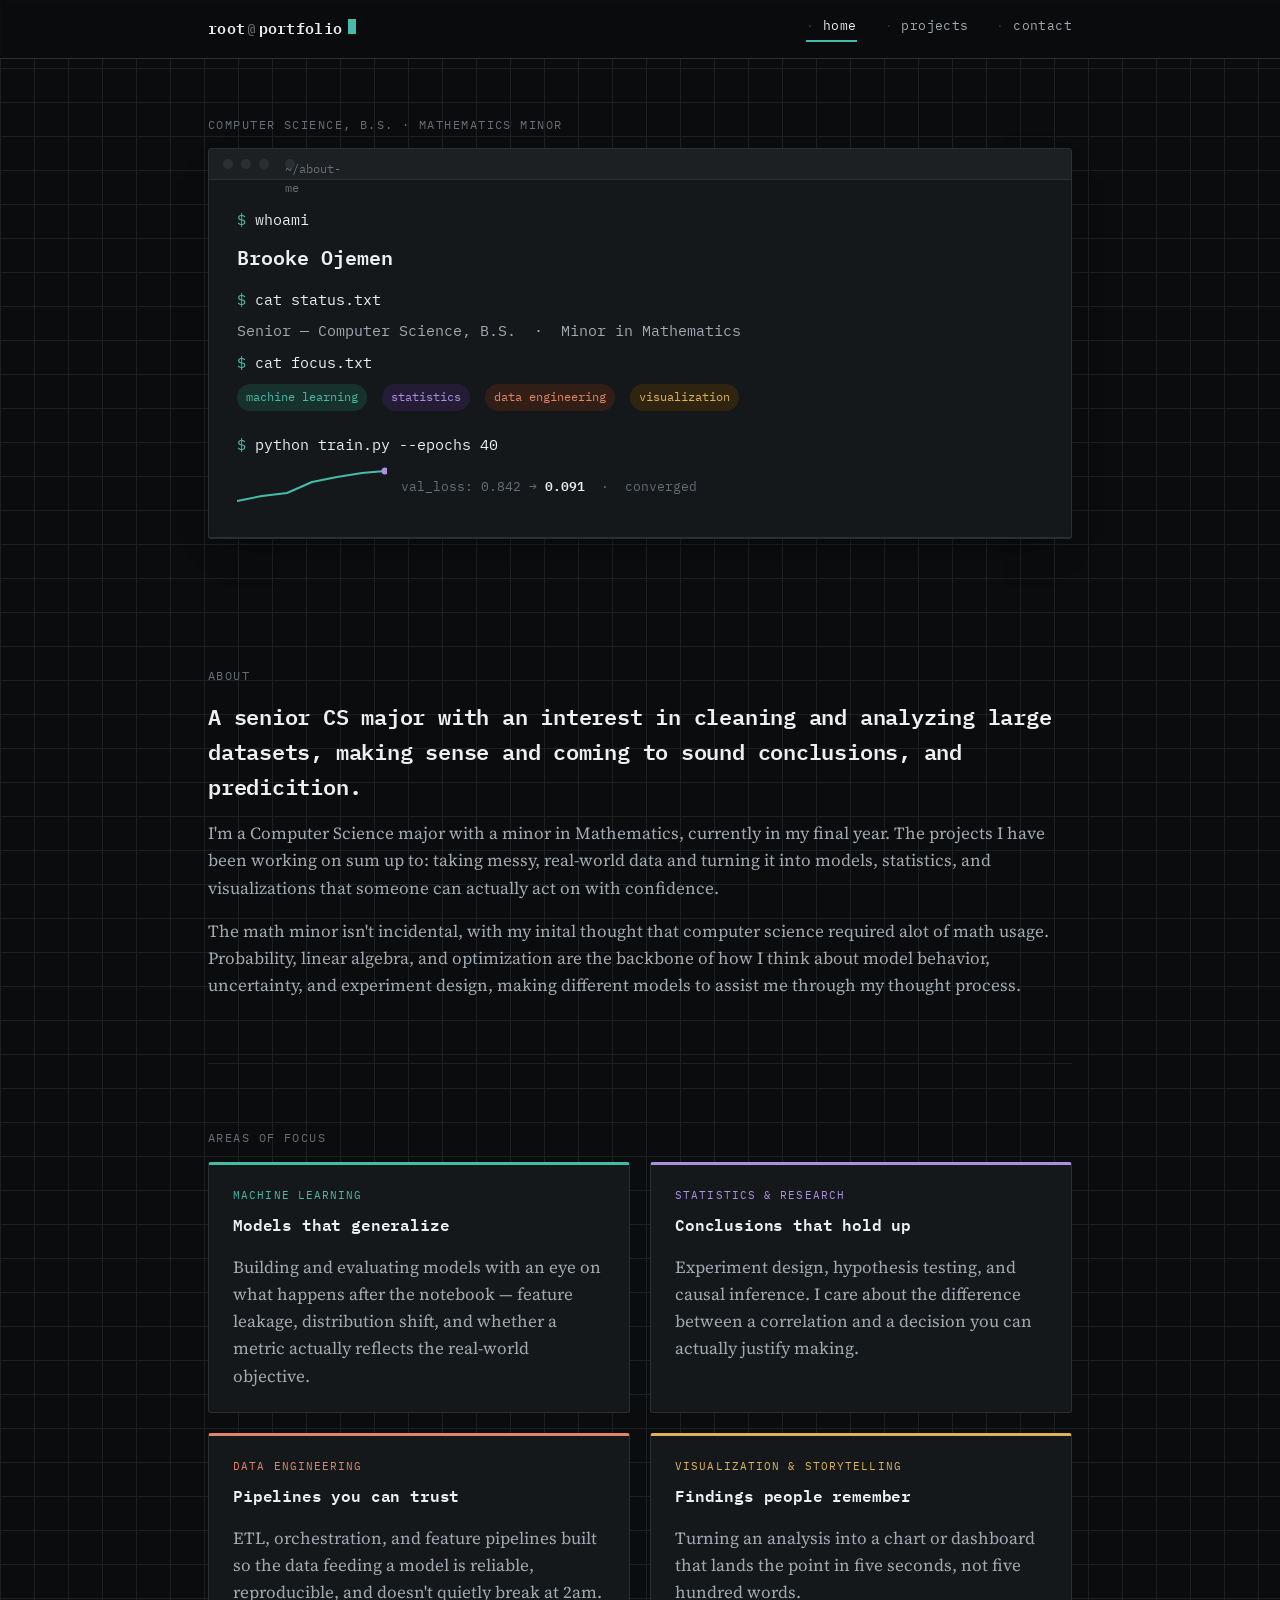
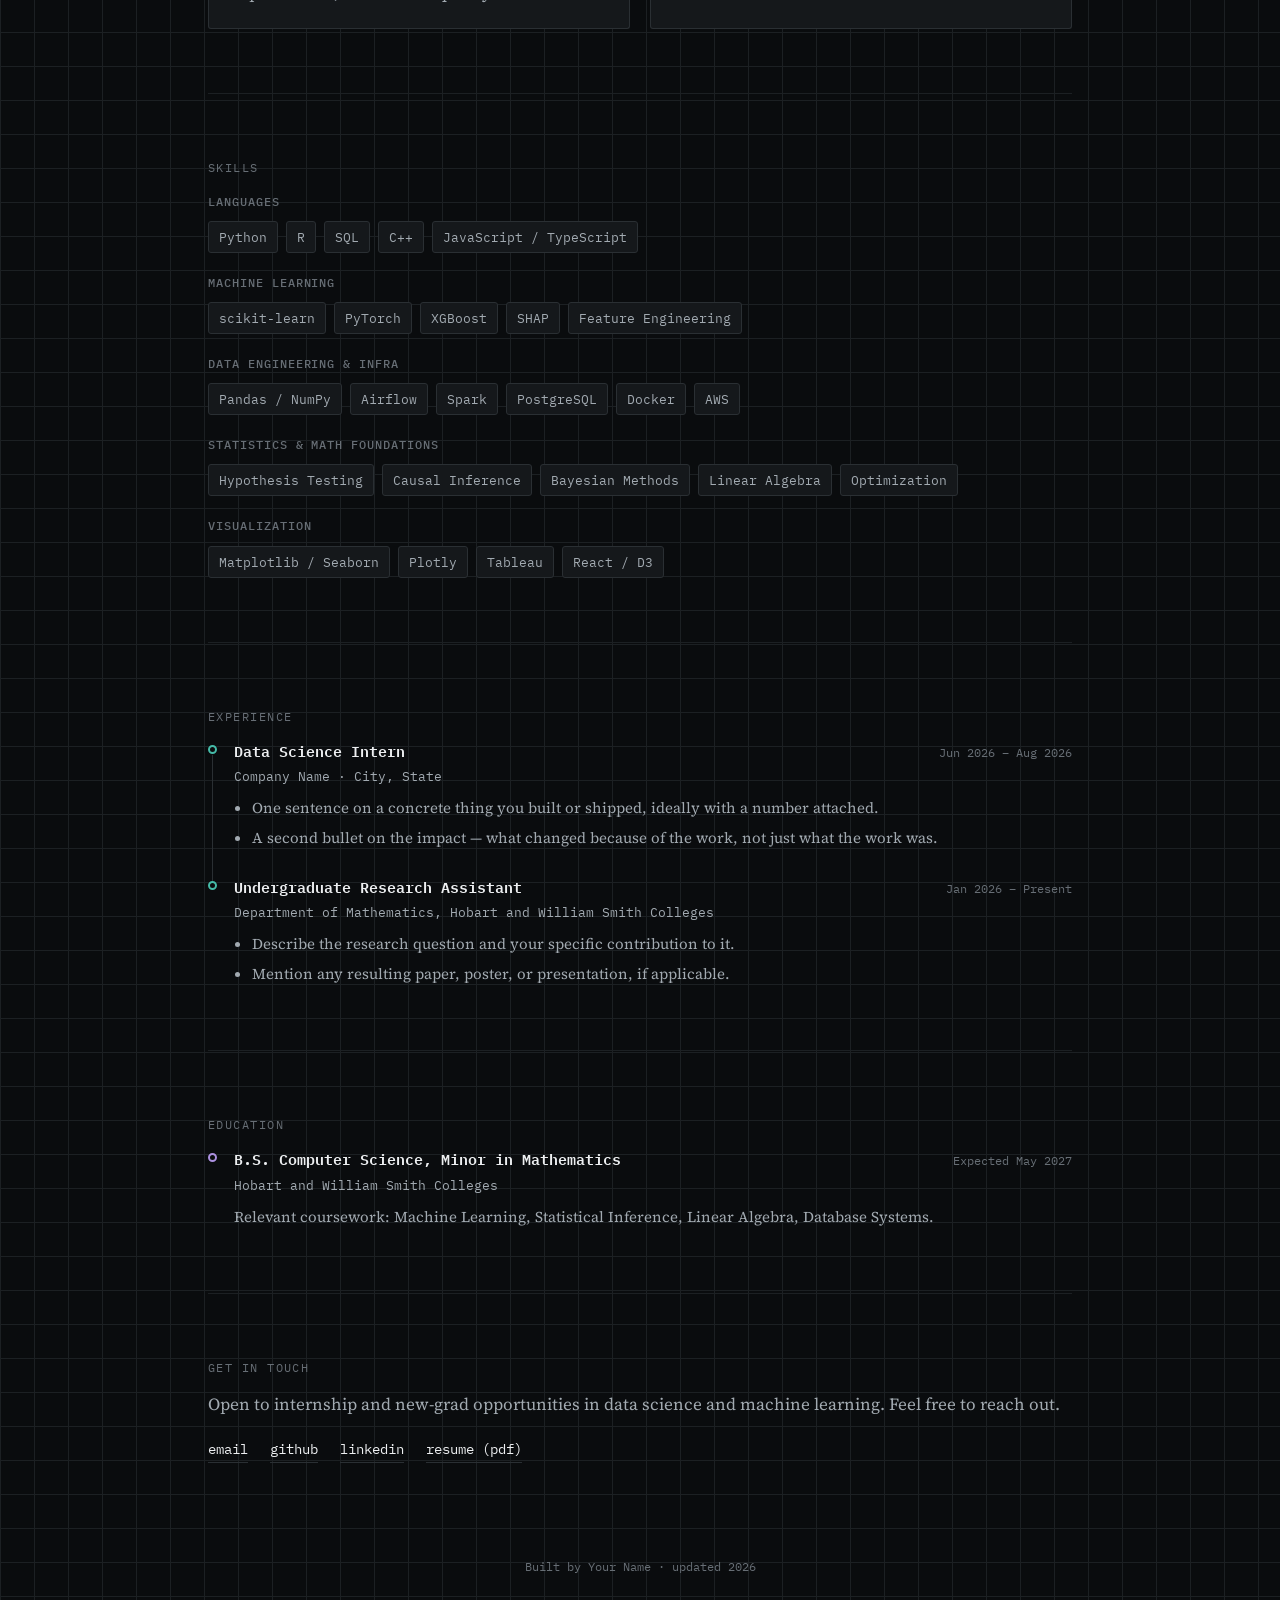
<file: index.html>
<!DOCTYPE html>
<html lang="en">
<head>
<meta charset="UTF-8">
<meta name="viewport" content="width=device-width, initial-scale=1.0">
<title>Brooke Ojemen — Data Science</title>
<link rel="preconnect" href="https://fonts.googleapis.com">
<link href="https://fonts.googleapis.com/css2?family=IBM+Plex+Mono:wght@400;500;600&family=Source+Serif+4:opsz,wght@8..60,400;8..60,600&display=swap" rel="stylesheet">
<link rel="stylesheet" href="style.css">
</head>
<body>

<nav class="site-nav">
  <div class="wrap">
    <a class="brand" href="index.html">root<span class="dim">@</span>portfolio<span class="cursor-blip" aria-hidden="true"></span></a>
    <div class="nav-links">
      <a href="index.html" aria-current="page">home</a>
      <a href="projects.html">projects</a>
      <a href="mailto:brooke.ojemen@gmail.com">contact</a>
    </div>
  </div>
</nav>

<header class="wrap">
  <section style="padding-top:56px;">
    <p class="eyebrow">Computer Science, B.S. · Mathematics Minor</p>
    <div class="terminal">
      <div class="terminal-bar">
        <span></span><span></span><span></span>
        <span class="title">~/about-me</span>
      </div>
      <div class="terminal-body">
        <div class="row"><span class="prompt">$</span> <span class="cmd">whoami</span></div>
        <div class="name-line">Brooke Ojemen</div>
        <div class="row"><span class="prompt">$</span> <span class="cmd">cat status.txt</span></div>
        <div class="out row">Senior — Computer Science, B.S. &nbsp;·&nbsp; Minor in Mathematics</div>
        <div class="row"><span class="prompt">$</span> <span class="cmd">cat focus.txt</span></div>
        <div class="out row" style="margin-top:6px;">
          <span class="tag-inline tag-ml">machine learning</span>
          <span class="tag-inline tag-stats">statistics</span>
          <span class="tag-inline tag-de">data engineering</span>
          <span class="tag-inline tag-viz">visualization</span>
        </div>
        <div class="row" style="margin-top:14px;"><span class="prompt">$</span> <span class="cmd">python train.py --epochs 40</span></div>
        <div class="train-line">
          <svg class="sparkline" width="150" height="40" viewBox="0 0 150 40" aria-hidden="true">
            <polyline class="curve" points="0,34 25,29 50,26 75,15 100,10 125,6 148,4" />
            <circle class="dot" cx="148" cy="4" r="3.5" />
          </svg>
          <span class="train-readout">val_loss: 0.842 → <b>0.091</b> &nbsp;·&nbsp; converged</span>
        </div>
      </div>
    </div>
  </section>
</header>

<main class="wrap">

  <section id="about">
    <p class="eyebrow">About</p>
    <h2>A senior CS major with an interest in cleaning and analyzing large datasets, making sense and coming to sound conclusions, and predicition.</h2>
    <p>
      I'm a Computer Science major with a minor in Mathematics, currently in my final year.
      The projects I have been working on sum up to: taking messy, real-world
      data and turning it into models, statistics, and visualizations that someone can actually
      act on with confidence.
    </p>
    <p>
      The math minor isn't incidental, with my inital thought that computer science required alot
      of math usage. Probability, linear algebra, and optimization are the
      backbone of how I think about model behavior, uncertainty, and experiment design, making different
      models to assist me through my thought process.
    </p>
  </section>

  <section id="focus">
    <p class="eyebrow">Areas of Focus</p>
    <div class="focus-grid">
      <div class="focus-card ml">
        <p class="kicker">Machine Learning</p>
        <h3>Models that generalize</h3>
        <p>
          Building and evaluating models with an eye on what happens after the notebook —
          feature leakage, distribution shift, and whether a metric actually reflects the
          real-world objective.
        </p>
      </div>
      <div class="focus-card stats">
        <p class="kicker">Statistics &amp; Research</p>
        <h3>Conclusions that hold up</h3>
        <p>
          Experiment design, hypothesis testing, and causal inference. I care about the
          difference between a correlation and a decision you can actually justify making.
        </p>
      </div>
      <div class="focus-card de">
        <p class="kicker">Data Engineering</p>
        <h3>Pipelines you can trust</h3>
        <p>
          ETL, orchestration, and feature pipelines built so the data feeding a model is
          reliable, reproducible, and doesn't quietly break at 2am.
        </p>
      </div>
      <div class="focus-card viz">
        <p class="kicker">Visualization &amp; Storytelling</p>
        <h3>Findings people remember</h3>
        <p>
          Turning an analysis into a chart or dashboard that lands the point in five seconds,
          not five hundred words.
        </p>
      </div>
    </div>
  </section>

  <section id="skills">
    <p class="eyebrow">Skills</p>
    <div class="skill-group">
      <h3>Languages</h3>
      <div class="pill-row">
        <span class="pill">Python</span><span class="pill">R</span>
        <span class="pill">SQL</span><span class="pill">C++</span>
        <span class="pill">JavaScript / TypeScript</span>
      </div>
    </div>
    <div class="skill-group">
      <h3>Machine Learning</h3>
      <div class="pill-row">
        <span class="pill">scikit-learn</span><span class="pill">PyTorch</span>
        <span class="pill">XGBoost</span><span class="pill">SHAP</span>
        <span class="pill">Feature Engineering</span>
      </div>
    </div>
    <div class="skill-group">
      <h3>Data Engineering &amp; Infra</h3>
      <div class="pill-row">
        <span class="pill">Pandas / NumPy</span><span class="pill">Airflow</span>
        <span class="pill">Spark</span><span class="pill">PostgreSQL</span>
        <span class="pill">Docker</span><span class="pill">AWS</span>
      </div>
    </div>
    <div class="skill-group">
      <h3>Statistics &amp; Math Foundations</h3>
      <div class="pill-row">
        <span class="pill">Hypothesis Testing</span><span class="pill">Causal Inference</span>
        <span class="pill">Bayesian Methods</span><span class="pill">Linear Algebra</span>
        <span class="pill">Optimization</span>
      </div>
    </div>
    <div class="skill-group">
      <h3>Visualization</h3>
      <div class="pill-row">
        <span class="pill">Matplotlib / Seaborn</span><span class="pill">Plotly</span>
        <span class="pill">Tableau</span><span class="pill">React / D3</span>
      </div>
    </div>
  </section>

  <section id="experience">
    <p class="eyebrow">Experience</p>
    <div class="timeline">

      <div class="timeline-item">
        <span class="timeline-dot"></span>
        <div class="timeline-content">
          <div class="timeline-head">
            <span class="timeline-role">Data Science Intern</span>
            <span class="timeline-date">Jun 2026 – Aug 2026</span>
          </div>
          <div class="timeline-org">Company Name · City, State</div>
          <ul>
            <li>One sentence on a concrete thing you built or shipped, ideally with a number attached.</li>
            <li>A second bullet on the impact — what changed because of the work, not just what the work was.</li>
          </ul>
        </div>
      </div>

      <div class="timeline-item">
        <span class="timeline-dot"></span>
        <div class="timeline-content">
          <div class="timeline-head">
            <span class="timeline-role">Undergraduate Research Assistant</span>
            <span class="timeline-date">Jan 2026 – Present</span>
          </div>
          <div class="timeline-org">Department of Mathematics, Hobart and William Smith Colleges</div>
          <ul>
            <li>Describe the research question and your specific contribution to it.</li>
            <li>Mention any resulting paper, poster, or presentation, if applicable.</li>
          </ul>
        </div>
      </div>

    </div>
  </section>

  <section id="education">
    <p class="eyebrow">Education</p>
    <div class="timeline">

      <div class="timeline-item edu">
        <span class="timeline-dot"></span>
        <div class="timeline-content">
          <div class="timeline-head">
            <span class="timeline-role">B.S. Computer Science, Minor in Mathematics</span>
            <span class="timeline-date">Expected May 2027</span>
          </div>
          <div class="timeline-org">Hobart and William Smith Colleges</div>
          <p>Relevant coursework: Machine Learning, Statistical Inference, Linear Algebra, Database Systems.</p>
        </div>
      </div>

    </div>
  </section>

  <section id="contact">
    <p class="eyebrow">Get in Touch</p>
    <p style="margin-bottom:20px;">
      Open to internship and new-grad opportunities in data science and machine learning.
      Feel free to reach out.
    </p>
    <div class="contact-links">
      <a href="mailto:brooke.ojemen@gmail.com">email</a>
      <a href="https://github.com/yourusername">github</a>
      <a href="https://www.linkedin.com/in/brooke-o-9422b2340">linkedin</a>
      <a href="#">resume (pdf)</a>
    </div>

  </section>

</main>

<footer>Built by Your Name · updated 2026</footer>

</body>
</html>
</file>
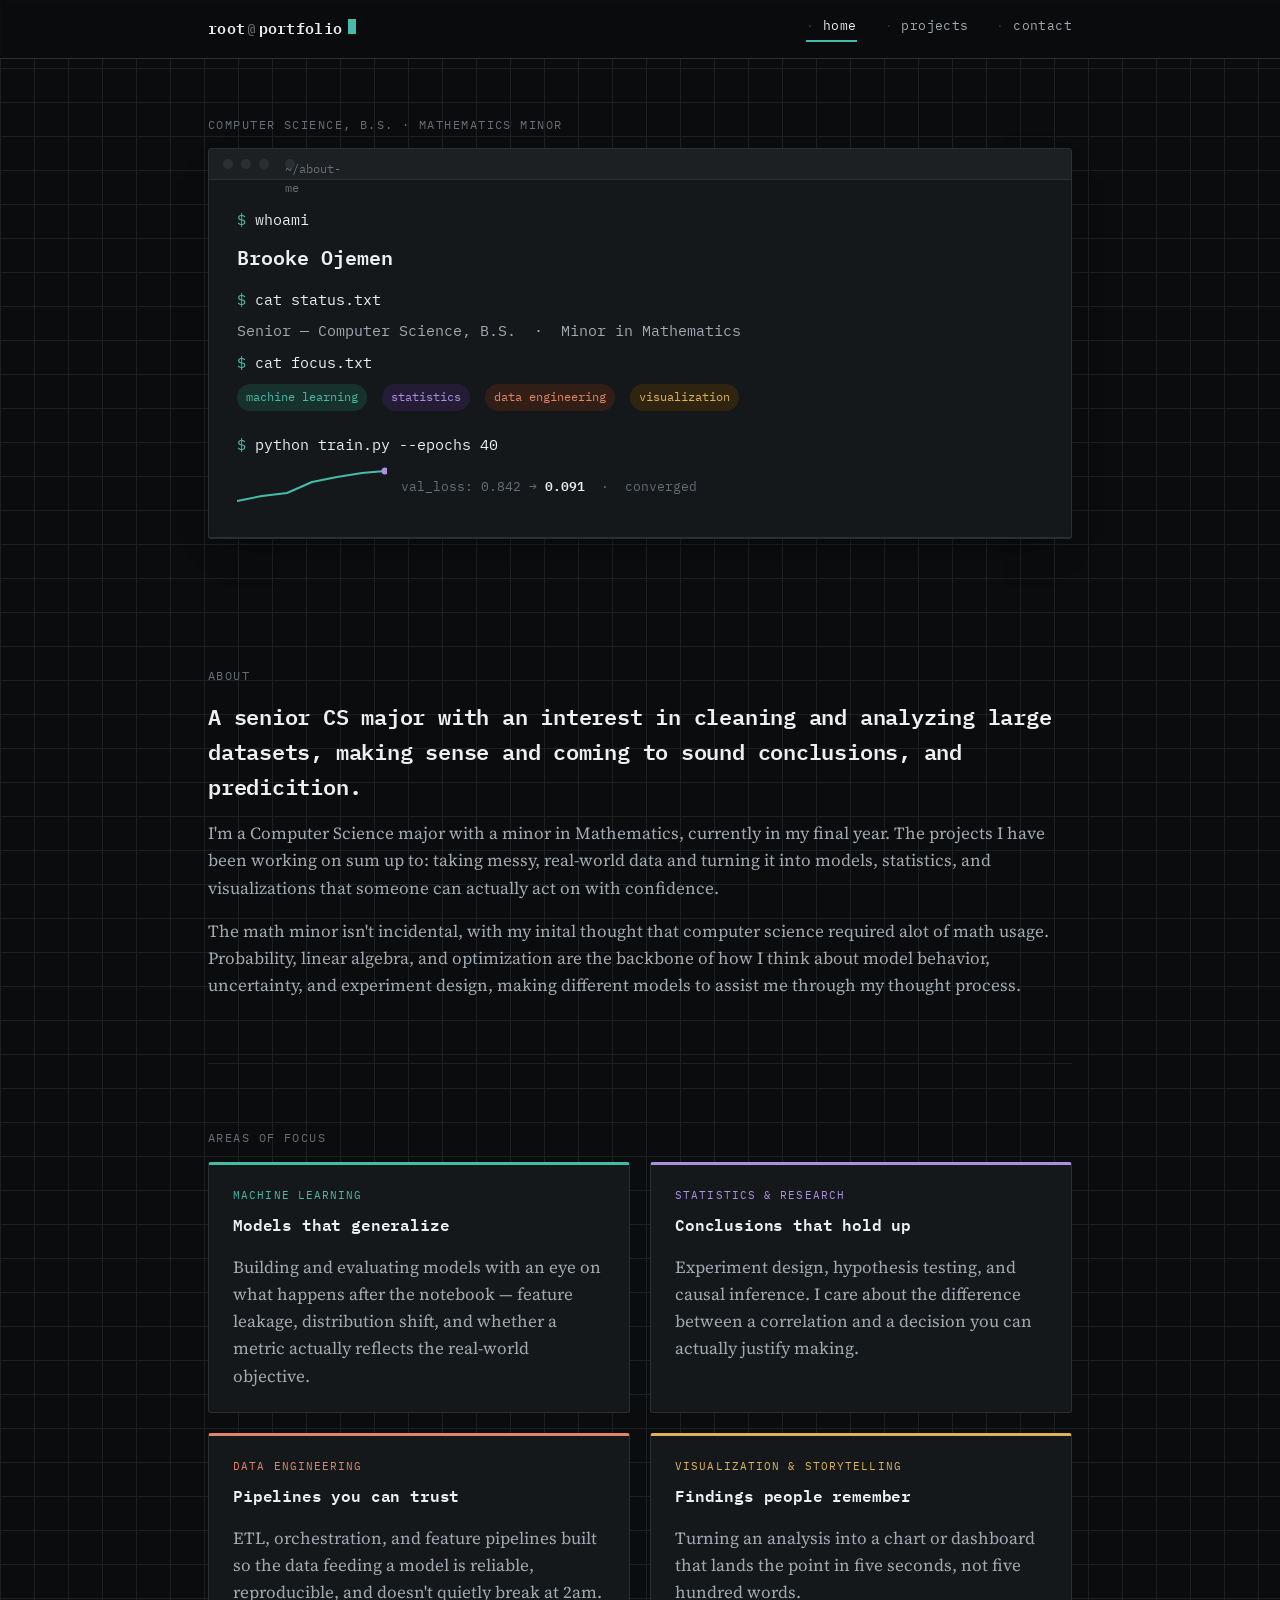
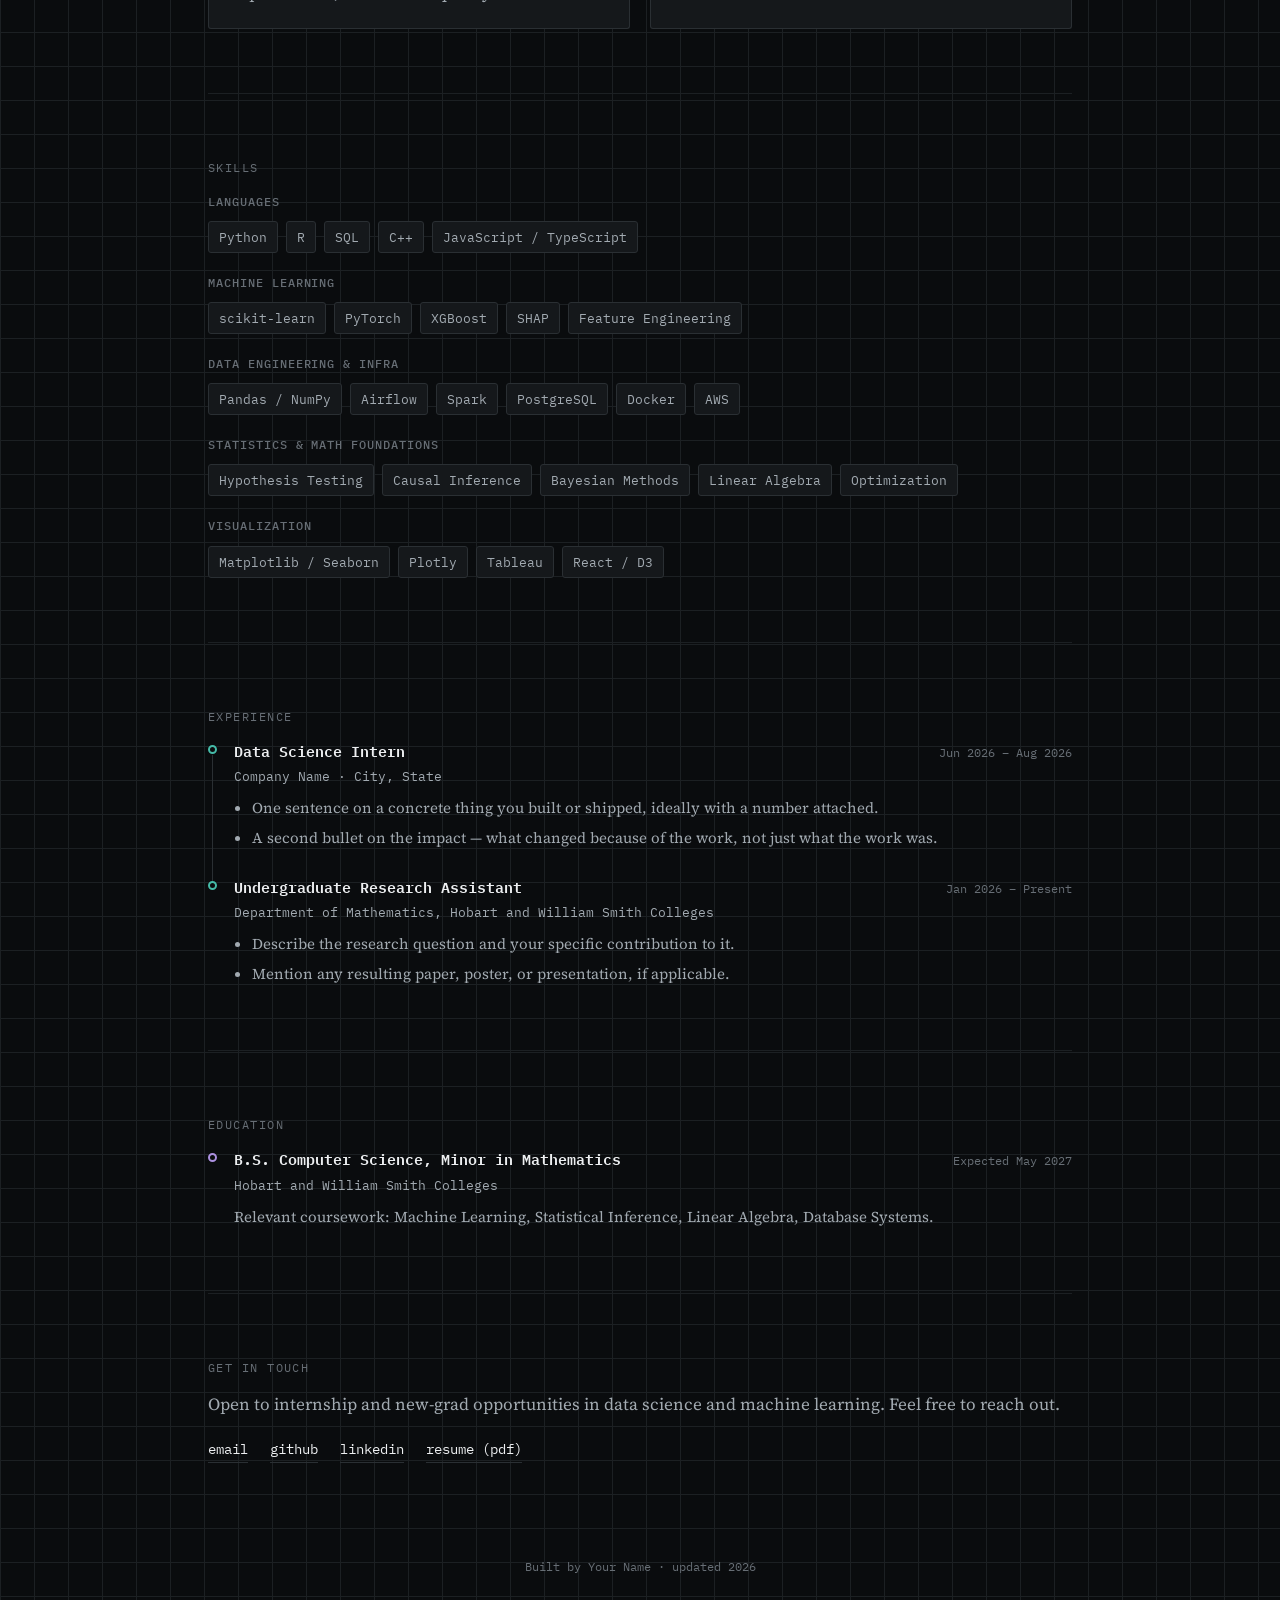
<file: index (1).html>
<!DOCTYPE html>
<html lang="en">
<head>
<meta charset="UTF-8">
<meta name="viewport" content="width=device-width, initial-scale=1.0">
<title>Brooke Ojemen — Data Science</title>
<link rel="preconnect" href="https://fonts.googleapis.com">
<link href="https://fonts.googleapis.com/css2?family=IBM+Plex+Mono:wght@400;500;600&family=Source+Serif+4:opsz,wght@8..60,400;8..60,600&display=swap" rel="stylesheet">
<link rel="stylesheet" href="style.css">
</head>
<body>

<nav class="site-nav">
  <div class="wrap">
    <a class="brand" href="index.html">root<span class="dim">@</span>portfolio<span class="cursor-blip" aria-hidden="true"></span></a>
    <div class="nav-links">
      <a href="index.html" aria-current="page">home</a>
      <a href="projects.html">projects</a>
      <a href="mailto:you@example.com">contact</a>
    </div>
  </div>
</nav>

<header class="wrap">
  <section style="padding-top:56px;">
    <p class="eyebrow">Computer Science, B.S. · Mathematics Minor</p>
    <div class="terminal">
      <div class="terminal-bar">
        <span></span><span></span><span></span>
        <span class="title">~/about-me</span>
      </div>
      <div class="terminal-body">
        <div class="row"><span class="prompt">$</span> <span class="cmd">whoami</span></div>
        <div class="name-line">Brooke Ojemen</div>
        <div class="row"><span class="prompt">$</span> <span class="cmd">cat status.txt</span></div>
        <div class="out row">Senior — Computer Science, B.S. &nbsp;·&nbsp; Minor in Mathematics</div>
        <div class="row"><span class="prompt">$</span> <span class="cmd">cat focus.txt</span></div>
        <div class="out row" style="margin-top:6px;">
          <span class="tag-inline tag-ml">machine learning</span>
          <span class="tag-inline tag-stats">statistics</span>
          <span class="tag-inline tag-de">data engineering</span>
          <span class="tag-inline tag-viz">visualization</span>
        </div>
        <div class="row" style="margin-top:14px;"><span class="prompt">$</span> <span class="cmd">python train.py --epochs 40</span></div>
        <div class="train-line">
          <svg class="sparkline" width="150" height="40" viewBox="0 0 150 40" aria-hidden="true">
            <polyline class="curve" points="0,34 25,29 50,26 75,15 100,10 125,6 148,4" />
            <circle class="dot" cx="148" cy="4" r="3.5" />
          </svg>
          <span class="train-readout">val_loss: 0.842 → <b>0.091</b> &nbsp;·&nbsp; converged</span>
        </div>
      </div>
    </div>
  </section>
</header>

<main class="wrap">

  <section id="about">
    <p class="eyebrow">About</p>
    <h2>A senior CS major with an interest in cleaning and analyzing large datasets, making sense and coming to sound conclusions, and predicition.</h2>
    <p>
      I'm a Computer Science major with a minor in Mathematics, currently in my final year.
      The projects I have been working on sum up to: taking messy, real-world
      data and turning it into models, statistics, and visualizations that someone can actually
      act on with confidence.
    </p>
    <p>
      The math minor isn't incidental, with my inital thought that computer science required alot
      of math usage. Probability, linear algebra, and optimization are the
      backbone of how I think about model behavior, uncertainty, and experiment design, making different
      models to assist me through my thought process.
    </p>
  </section>

  <section id="focus">
    <p class="eyebrow">Areas of Focus</p>
    <div class="focus-grid">
      <div class="focus-card ml">
        <p class="kicker">Machine Learning</p>
        <h3>Models that generalize</h3>
        <p>
          Building and evaluating models with an eye on what happens after the notebook —
          feature leakage, distribution shift, and whether a metric actually reflects the
          real-world objective.
        </p>
      </div>
      <div class="focus-card stats">
        <p class="kicker">Statistics &amp; Research</p>
        <h3>Conclusions that hold up</h3>
        <p>
          Experiment design, hypothesis testing, and causal inference. I care about the
          difference between a correlation and a decision you can actually justify making.
        </p>
      </div>
      <div class="focus-card de">
        <p class="kicker">Data Engineering</p>
        <h3>Pipelines you can trust</h3>
        <p>
          ETL, orchestration, and feature pipelines built so the data feeding a model is
          reliable, reproducible, and doesn't quietly break at 2am.
        </p>
      </div>
      <div class="focus-card viz">
        <p class="kicker">Visualization &amp; Storytelling</p>
        <h3>Findings people remember</h3>
        <p>
          Turning an analysis into a chart or dashboard that lands the point in five seconds,
          not five hundred words.
        </p>
      </div>
    </div>
  </section>

  <section id="skills">
    <p class="eyebrow">Skills</p>
    <div class="skill-group">
      <h3>Languages</h3>
      <div class="pill-row">
        <span class="pill">Python</span><span class="pill">R</span>
        <span class="pill">SQL</span><span class="pill">C++</span>
        <span class="pill">JavaScript / TypeScript</span>
      </div>
    </div>
    <div class="skill-group">
      <h3>Machine Learning</h3>
      <div class="pill-row">
        <span class="pill">scikit-learn</span><span class="pill">PyTorch</span>
        <span class="pill">XGBoost</span><span class="pill">SHAP</span>
        <span class="pill">Feature Engineering</span>
      </div>
    </div>
    <div class="skill-group">
      <h3>Data Engineering &amp; Infra</h3>
      <div class="pill-row">
        <span class="pill">Pandas / NumPy</span><span class="pill">Airflow</span>
        <span class="pill">Spark</span><span class="pill">PostgreSQL</span>
        <span class="pill">Docker</span><span class="pill">AWS</span>
      </div>
    </div>
    <div class="skill-group">
      <h3>Statistics &amp; Math Foundations</h3>
      <div class="pill-row">
        <span class="pill">Hypothesis Testing</span><span class="pill">Causal Inference</span>
        <span class="pill">Bayesian Methods</span><span class="pill">Linear Algebra</span>
        <span class="pill">Optimization</span>
      </div>
    </div>
    <div class="skill-group">
      <h3>Visualization</h3>
      <div class="pill-row">
        <span class="pill">Matplotlib / Seaborn</span><span class="pill">Plotly</span>
        <span class="pill">Tableau</span><span class="pill">React / D3</span>
      </div>
    </div>
  </section>

  <section id="experience">
    <p class="eyebrow">Experience</p>
    <div class="timeline">

      <div class="timeline-item">
        <span class="timeline-dot"></span>
        <div class="timeline-content">
          <div class="timeline-head">
            <span class="timeline-role">Data Science Intern</span>
            <span class="timeline-date">Jun 2026 – Aug 2026</span>
          </div>
          <div class="timeline-org">Company Name · City, State</div>
          <ul>
            <li>One sentence on a concrete thing you built or shipped, ideally with a number attached.</li>
            <li>A second bullet on the impact — what changed because of the work, not just what the work was.</li>
          </ul>
        </div>
      </div>

      <div class="timeline-item">
        <span class="timeline-dot"></span>
        <div class="timeline-content">
          <div class="timeline-head">
            <span class="timeline-role">Undergraduate Research Assistant</span>
            <span class="timeline-date">Jan 2026 – Present</span>
          </div>
          <div class="timeline-org">Department of Mathematics, Hobart and William Smith Colleges</div>
          <ul>
            <li>Describe the research question and your specific contribution to it.</li>
            <li>Mention any resulting paper, poster, or presentation, if applicable.</li>
          </ul>
        </div>
      </div>

    </div>
  </section>

  <section id="education">
    <p class="eyebrow">Education</p>
    <div class="timeline">

      <div class="timeline-item edu">
        <span class="timeline-dot"></span>
        <div class="timeline-content">
          <div class="timeline-head">
            <span class="timeline-role">B.S. Computer Science, Minor in Mathematics</span>
            <span class="timeline-date">Expected May 2027</span>
          </div>
          <div class="timeline-org">Hobart and William Smith Colleges</div>
          <p>Relevant coursework: Machine Learning, Statistical Inference, Linear Algebra, Database Systems.</p>
        </div>
      </div>

    </div>
  </section>

  <section id="contact">
    <p class="eyebrow">Get in Touch</p>
    <p style="margin-bottom:20px;">
      Open to internship and new-grad opportunities in data science and machine learning.
      Feel free to reach out.
    </p>
    <div class="contact-links">
      <a href="mailto:you@example.com">email</a>
      <a href="https://github.com/yourusername">github</a>
      <a href="https://linkedin.com/in/yourusername">linkedin</a>
      <a href="#">resume (pdf)</a>
    </div>

  </section>

</main>

<footer>Built by Your Name · updated 2026</footer>

</body>
</html>
</file>
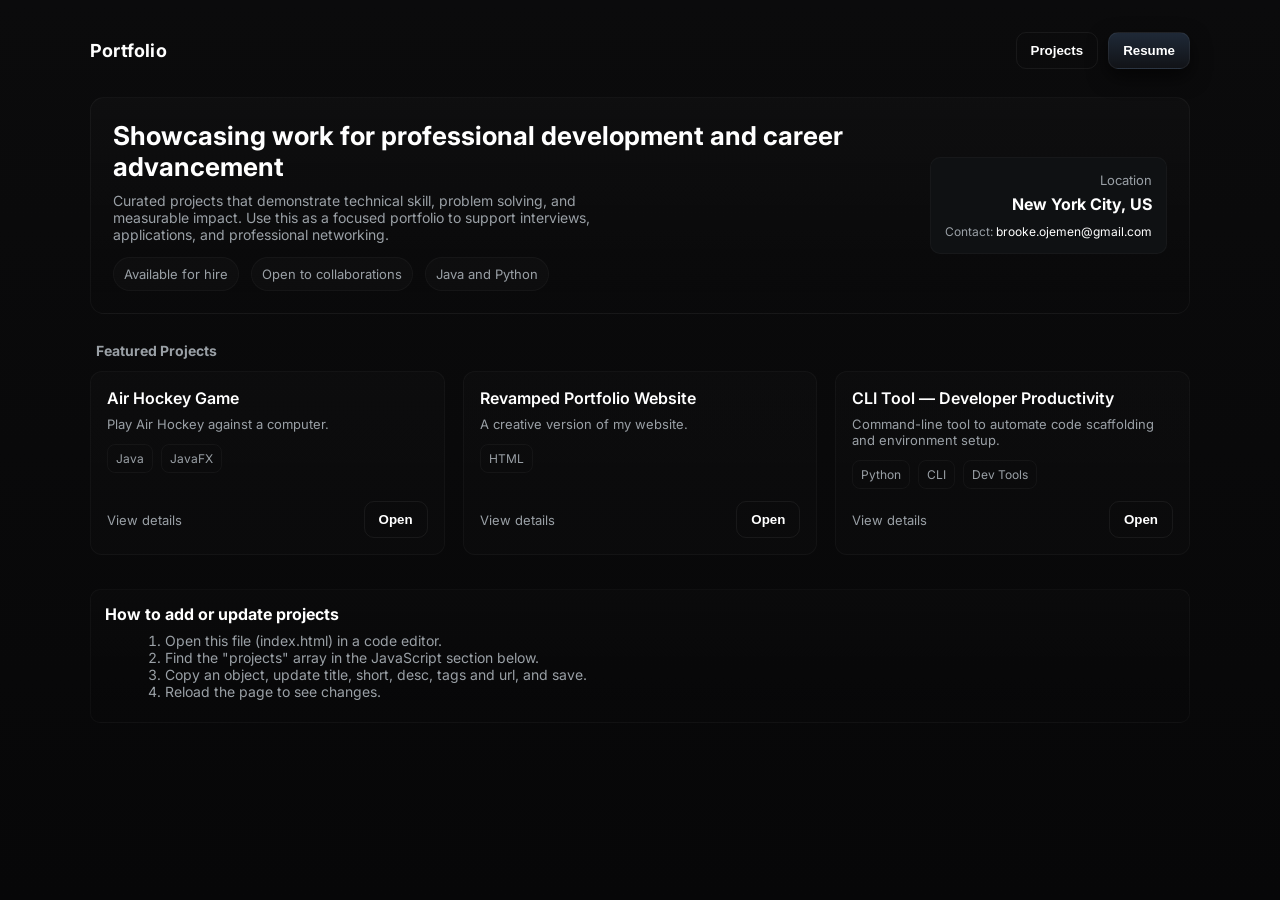
<file: portfolio.html>
<!doctype html>
<html lang="en">
<head>
  <meta charset="utf-8" />
  <meta name="viewport" content="width=device-width,initial-scale=1" />
  <title>Brooke Ojemen's Coding Portfolio</title>

  <!-- Font -->
  <link href="https://fonts.googleapis.com/css2?family=Inter:wght@300;400;600;700&display=swap" rel="stylesheet">

  <style>
    :root{
      --bg: #0b0b0c;
      --panel: #0f1113;
      --muted: #9aa0a6;
      --white: #ffffff;
      --accent: #d1d5db; /* subtle light gray for accents */
      --card-radius: 12px;
      --glass: rgba(255,255,255,0.03);
    }

    *{box-sizing:border-box}
    html,body{height:100%}
    body{
      margin:0;
      font-family: "Inter", system-ui, -apple-system, "Segoe UI", Roboto, "Helvetica Neue", Arial;
      background: linear-gradient(180deg, var(--bg) 0%, #070708 100%);
      color: var(--white);
      -webkit-font-smoothing:antialiased;
      -moz-osx-font-smoothing:grayscale;
      padding: 32px;
    }

    .container{
      max-width:1100px;
      margin:0 auto;
      display:flex;
      flex-direction:column;
      gap:28px;
      min-height: calc(100vh - 64px);
    }

    header{
      display:flex;
      justify-content:space-between;
      align-items:center;
      gap:16px;
    }

    .brand{
      display:flex;
      align-items:center;
      gap:12px;
      text-decoration:none;
      color:var(--white);
    }

    .logo {
      width:52px;height:52px;border-radius:10px;
      display:grid;place-items:center;
      background: linear-gradient(180deg, rgba(255,255,255,0.02), rgba(255,255,255,0.01));
      border: 1px solid rgba(255,255,255,0.04);
    }

    .brand h1{ margin:0; font-size:18px; font-weight:700; letter-spacing:0.2px }
    .brand p{ margin:0; font-size:13px; color:var(--muted) }

    .nav-actions{ display:flex; gap:10px; align-items:center }
    .btn{
      background: transparent;
      color:var(--white);
      border: 1px solid rgba(255,255,255,0.06);
      padding:10px 14px;
      border-radius:10px;
      cursor:pointer;
      font-weight:600;
    }
    .btn.primary{
      background: linear-gradient(180deg, #1f2937, #111317);
      border: 1px solid rgba(255,255,255,0.06);
      box-shadow: 0 8px 20px rgba(0,0,0,0.6);
    }

    /* Hero */
    .hero{
      background: linear-gradient(180deg, rgba(255,255,255,0.02), transparent);
      padding:22px;
      border-radius:14px;
      display:flex;
      gap:20px;
      align-items:center;
      border:1px solid rgba(255,255,255,0.04);
    }
    .hero-left{ flex:1 }
    .hero h2{ margin:0; font-size:26px; font-weight:700 }
    .hero p{ margin:10px 0 0 0; color:var(--muted); max-width:60ch; font-size:14px }

    .hero-meta{ margin-top:14px; display:flex; gap:12px; flex-wrap:wrap; align-items:center }
    .pill{ background: rgba(255,255,255,0.02); padding:8px 10px; border-radius:999px; font-size:13px; color:var(--muted); border:1px solid rgba(255,255,255,0.03) }

    /* Projects grid */
    .grid{ display:grid; grid-template-columns: repeat(3,1fr); gap:18px; margin-top:4px }
    .card{
      background: linear-gradient(180deg, rgba(255,255,255,0.015), rgba(255,255,255,0.01));
      border-radius:12px;
      padding:16px;
      border:1px solid rgba(255,255,255,0.03);
      transition: transform .14s ease, box-shadow .14s;
      min-height:150px;
      display:flex;
      flex-direction:column;
      justify-content:space-between;
    }
    .card:hover{ transform: translateY(-6px); box-shadow: 0 14px 50px rgba(2,6,10,0.7) }

    .card h3{ margin:0; font-size:16px; font-weight:600; color:var(--white) }
    .card p{ margin:8px 0 0 0; color:var(--muted); font-size:13px; flex:1 }
    .badges{ display:flex; gap:8px; flex-wrap:wrap; margin-top:12px }
    .badge{ background:transparent;border:1px solid rgba(255,255,255,0.04); padding:6px 8px; border-radius:8px; color:var(--muted); font-size:12px }

    .card-footer{ display:flex; justify-content:space-between; align-items:center; gap:12px; margin-top:12px }
    .muted{ color:var(--muted); font-size:13px }

    /* Modal */
    .modal-backdrop{
      position:fixed; inset:0; display:none; align-items:center; justify-content:center;
      background: rgba(3,6,8,0.7); z-index:60; padding:20px;
    }
    .modal{
      background: linear-gradient(180deg, #0f1113, #0b0b0c);
      border-radius:12px; padding:20px; width:100%; max-width:820px;
      border:1px solid rgba(255,255,255,0.04);
      box-shadow: 0 20px 80px rgba(0,0,0,0.8);
    }
    .close{ background:transparent; border:0; color:var(--muted); font-size:16px; cursor:pointer }

    /* Footer */
    footer{ display:flex; justify-content:space-between; align-items:center; color:var(--muted); font-size:13px; margin-top:auto }

    /* Responsive */
    @media (max-width:1000px){
      .grid{ grid-template-columns: repeat(2,1fr) }
    }
    @media (max-width:680px){
      body{ padding:16px }
      header{ flex-direction:column; align-items:flex-start }
      .grid{ grid-template-columns: 1fr }
      .hero{ flex-direction:column; align-items:flex-start }
    }
  </style>
</head>
<body>
  <div class="container">
    <header>
      <a class="brand" href="#" aria-label="Home">
        <div>
          <h1>Portfolio</h1>
        </div>
      </a>

      <div class="nav-actions">
        <button class="btn" onclick="document.getElementById('projects').scrollIntoView({behavior:'smooth'})">Projects</button>
        <button class="btn primary" onclick="openResume()">Resume</button>
      </div>
    </header>

    <section class="hero" aria-label="Introduction">
      <div class="hero-left">
        <h2>Showcasing work for professional development and career advancement</h2>
        <p>Curated projects that demonstrate technical skill, problem solving, and measurable impact. Use this as a focused portfolio to support interviews, applications, and professional networking.</p>

        <div class="hero-meta">
          <div class="pill">Available for hire</div>
          <div class="pill">Open to collaborations</div>
          <div class="pill">Java and Python</div>
        </div>
      </div>

      <div style="min-width:180px; text-align:right;">
        <div style="background:var(--panel); padding:14px; border-radius:10px; border:1px solid rgba(255,255,255,0.03)">
          <div style="font-size:13px; color:var(--muted)">Location</div>
          <div style="font-weight:700; margin-top:6px">New York City, US</div>
          <div style="margin-top:10px; font-size:12px; color:var(--muted)">Contact: <a href="mailto:brooke.ojemen@gmail.com" style="color:var(--white); text-decoration:none">brooke.ojemen@gmail.com</a></div>
        </div>
      </div>
    </section>

    <section id="projects" aria-label="Projects list">
      <h3 style="margin:0 0 12px 6px; font-size:14px; color:var(--muted)">Featured Projects</h3>

      <div class="grid" id="project-grid" aria-live="polite">
        <!-- injected -->
      </div>
    </section>

    <section id="add-project" style="margin-top:6px; padding:14px; border-radius:10px; background: linear-gradient(180deg, rgba(255,255,255,0.01), transparent); border:1px solid rgba(255,255,255,0.03)">
      <h4 style="margin:0 0 8px 0; color:var(--white)">How to add or update projects</h4>
      <ol style="margin:0 0 8px 20px; color:var(--muted); font-size:14px">
        <li>Open this file (index.html) in a code editor.</li>
        <li>Find the "projects" array in the JavaScript section below.</li>
        <li>Copy an object, update title, short, desc, tags and url, and save.</li>
        <li>Reload the page to see changes.</li>
      </ol>
    </section>
  </div>

  <!-- Modal -->
  <div id="modal-backdrop" class="modal-backdrop" role="dialog" aria-modal="true" aria-hidden="true">
    <div class="modal" role="document" aria-labelledby="modal-title">
      <div style="display:flex;justify-content:space-between;align-items:center;margin-bottom:12px">
        <div>
          <h3 id="modal-title" style="margin:0;font-size:18px"></h3>
          <div id="modal-tags" style="margin-top:6px"></div>
        </div>
        <div>
          <button class="close" onclick="closeModal()" aria-label="Close">✕</button>
        </div>
      </div>

      <div class="modal-body">
        <p id="modal-desc" style="color:var(--muted)"></p>
        <div style="margin-top:14px; display:flex; gap:12px; align-items:center">
          <a id="modal-link" class="btn primary" href="#" target="_blank" rel="noopener">Open project</a>
          <a id="modal-source" class="btn" href="#" target="_blank" rel="noopener" style="display:none">Source</a>
        </div>
      </div>
    </div>
  </div>

  <script>
    // Projects array - edit here
    const projects = [
      {
        id: 'proj-1',
        title: 'Air Hockey Game',
        short: 'Play Air Hockey against a computer.',
        desc: 'Built a performant dashboard to surface weekly and monthly sales trends, conversion funnels, and cohort analysis. Implemented efficient server-side aggregation and a responsive frontend. Outcome: reduced reporting time from 4 hours to under 10 minutes for stakeholders.',
        tags: ['Java','JavaFX'],
        url: 'https://example.com',
        source: 'https://github.com/yourname/metrics-dashboard'
      },
      {
        id: 'proj-2',
        title: 'Revamped Portfolio Website',
        short: 'A creative version of my website.',
        desc: 'Redesigned and rebuilt the portfolio website to improve user experience, performance, and visual appeal. Implemented a clean layout with smooth animations and a consistent design language.',
        tags: ['HTML'],
        url: 'https://example.com',
        source: 'https://github.com/yourname/auth-service'
      },
      {
        id: 'proj-3',
        title: 'CLI Tool — Developer Productivity',
        short: 'Command-line tool to automate code scaffolding and environment setup.',
        desc: 'Created a CLI that standardizes project templates, automates environment provisioning, and integrates linting/CI checks. Reduced new-project setup time from 30 minutes to under 5 minutes.',
        tags: ['Python','CLI','Dev Tools'],
        url: 'https://example.com',
        source: null
      }
    ];

    // Render projects
    const grid = document.getElementById('project-grid');

    function escapeHtml(str = ''){
      return String(str)
        .replace(/&/g, '&amp;')
        .replace(/"/g, '&quot;')
        .replace(/'/g, '&#39;')
        .replace(/</g, '&lt;')
        .replace(/>/g, '&gt;');
    }

    function renderProjects(){
      grid.innerHTML = '';
      projects.forEach(p => {
        const card = document.createElement('article');
        card.className = 'card';
        card.setAttribute('tabindex','0');
        card.setAttribute('role','button');
        card.setAttribute('aria-label', `Open ${p.title}`);

        card.innerHTML = `
          <div>
            <h3>${escapeHtml(p.title)}</h3>
            <p>${escapeHtml(p.short)}</p>
            <div class="badges">${p.tags.map(t=>`<span class="badge">${escapeHtml(t)}</span>`).join('')}</div>
          </div>
          <div class="card-footer">
            <div class="muted">View details</div>
            <div><button class="btn" onclick="openModal('${p.id}')">Open</button></div>
          </div>
        `;

        // keyboard accessibility: Enter opens
        card.addEventListener('keydown', (e) => {
          if(e.key === 'Enter') openModal(p.id);
        });

        // click outside of button also opens
        card.addEventListener('click', (e) => {
          if(e.target.tagName.toLowerCase() === 'button') return;
          openModal(p.id);
        });

        grid.appendChild(card);
      });
    }

    // Modal controls
    const modalBackdrop = document.getElementById('modal-backdrop');
    const modalTitle = document.getElementById('modal-title');
    const modalDesc = document.getElementById('modal-desc');
    const modalTags = document.getElementById('modal-tags');
    const modalLink = document.getElementById('modal-link');
    const modalSource = document.getElementById('modal-source');

    function openModal(id){
      const project = projects.find(p=>p.id === id);
      if(!project) return;
      modalTitle.textContent = project.title;
      modalDesc.textContent = project.desc;
      modalTags.innerHTML = project.tags.map(t=>`<span class="badge">${escapeHtml(t)}</span>`).join(' ');
      modalLink.href = project.url || '#';
      if(project.source){
        modalSource.style.display = 'inline-block';
        modalSource.href = project.source;
      } else {
        modalSource.style.display = 'none';
        modalSource.href = '#';
      }
      modalBackdrop.style.display = 'flex';
      modalBackdrop.setAttribute('aria-hidden','false');
      modalBackdrop.querySelector('.close').focus();
    }

    function closeModal(){
      modalBackdrop.style.display = 'none';
      modalBackdrop.setAttribute('aria-hidden','true');
    }

    modalBackdrop.addEventListener('click', (e) => {
      if(e.target === modalBackdrop) closeModal();
    });

    document.addEventListener('keydown', (e) => {
      if(e.key === 'Escape') closeModal();
    });

    // Resume action (placeholder) - link to resume PDF or external page
    function openResume(){
      // Replace with your resume URL or file
      window.open('https://example.com/resume.pdf', '_blank', 'noopener');
    }

    // initial render
    renderProjects();

    // Developer hint
    console.log("Edit the 'projects' array in the script to update portfolio items. Include concise impact statements for career use (metrics when possible).");
  </script>
</body>
</html>
</file>
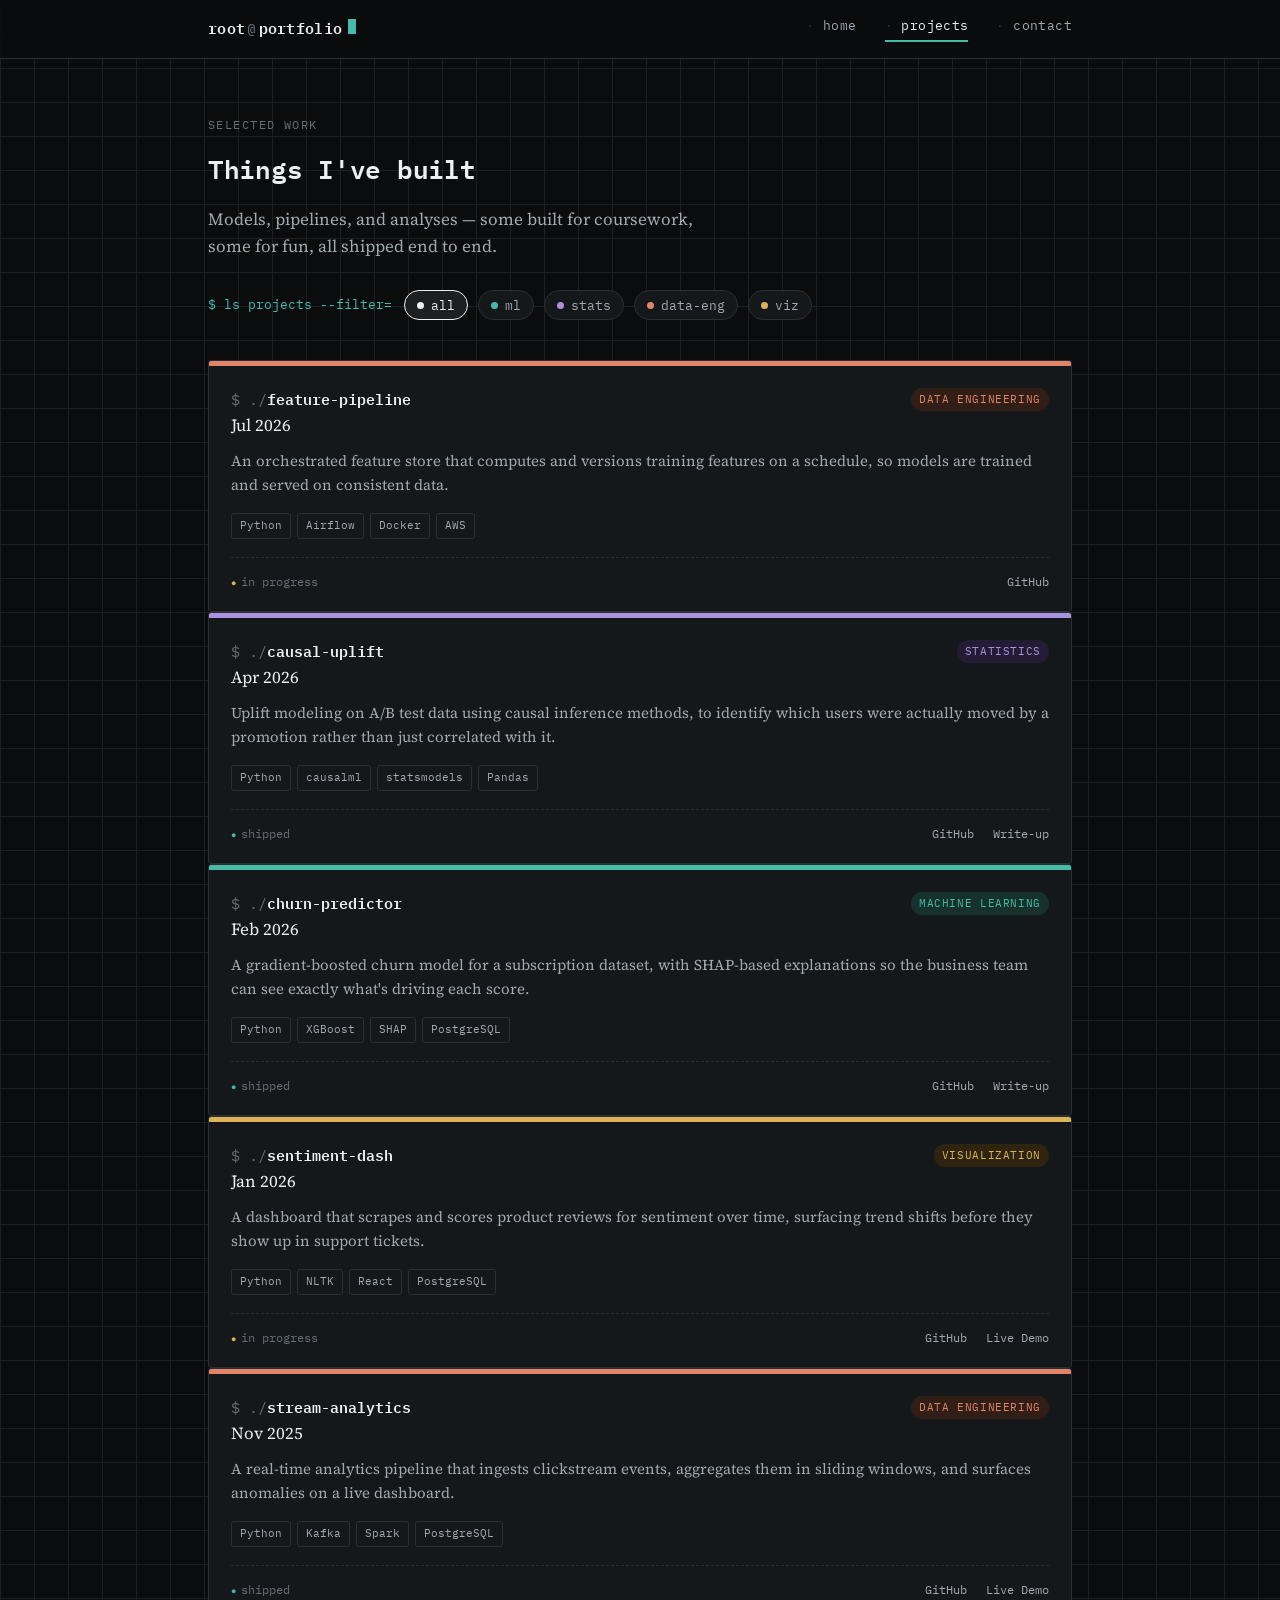
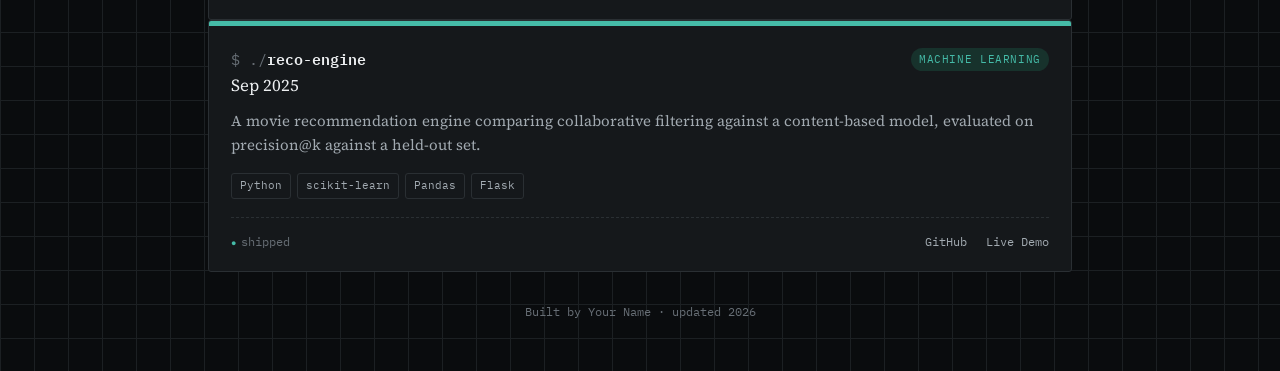
<file: projects (1).html>
<!DOCTYPE html>
<html lang="en">
<head>
<meta charset="UTF-8">
<meta name="viewport" content="width=device-width, initial-scale=1.0">
<title>Projects — Your Name</title>
<link rel="preconnect" href="https://fonts.googleapis.com">
<link href="https://fonts.googleapis.com/css2?family=IBM+Plex+Mono:wght@400;500;600&family=Source+Serif+4:opsz,wght@8..60,400;8..60,600&display=swap" rel="stylesheet">
<link rel="stylesheet" href="style.css">
</head>
<body>

<nav class="site-nav">
  <div class="wrap">
    <a class="brand" href="index.html">root<span class="dim">@</span>portfolio<span class="cursor-blip" aria-hidden="true"></span></a>
    <div class="nav-links">
      <a href="index.html">home</a>
      <a href="projects.html" aria-current="page">projects</a>
      <a href="mailto:you@example.com">contact</a>
    </div>
  </div>
</nav>

<main class="wrap">

  <div class="page-head">
    <p class="eyebrow">Selected Work</p>
    <h1>Things I've built</h1>
    <p style="max-width:56ch; margin-top:12px;">
      Models, pipelines, and analyses — some built for coursework, some for fun,
      all shipped end to end.
    </p>
  </div>

  <div class="filter-bar" role="group" aria-label="Filter projects by category">
    <span class="prompt-label">$ ls projects --filter=</span>
    <button class="filter-btn" data-filter="all" aria-pressed="true">all</button>
    <button class="filter-btn" data-filter="ml" aria-pressed="false">ml</button>
    <button class="filter-btn" data-filter="stats" aria-pressed="false">stats</button>
    <button class="filter-btn" data-filter="de" aria-pressed="false">data-eng</button>
    <button class="filter-btn" data-filter="viz" aria-pressed="false">viz</button>
  </div>

  <div class="project-grid" id="project-grid">

    <!-- Cards are ordered newest → oldest by the date in .card-date.
         To add a new project, drop it in at the right point in this order. -->

    <article class="project-card de" data-category="de">
      <div class="card-bar"></div>
      <div class="card-body">
        <div class="card-top">
          <div>
            <div class="card-title"><span class="glyph">$ ./</span>feature-pipeline</div>
            <div class="card-date">Jul 2026</div>
          </div>
          <span class="card-cat">data engineering</span>
        </div>
        <p>
          An orchestrated feature store that computes and versions training features
          on a schedule, so models are trained and served on consistent data.
        </p>
        <div class="card-stack">
          <span>Python</span><span>Airflow</span><span>Docker</span><span>AWS</span>
        </div>
        <div class="card-foot">
          <span class="card-status wip">in progress</span>
          <!-- Replace the href below with your GitHub repo URL -->
          <span class="card-links"><a href="https://github.com/yourusername/feature-pipeline" target="_blank" rel="noopener">GitHub</a></span>
        </div>
      </div>
    </article>

    <article class="project-card stats" data-category="stats">
      <div class="card-bar"></div>
      <div class="card-body">
        <div class="card-top">
          <div>
            <div class="card-title"><span class="glyph">$ ./</span>causal-uplift</div>
            <div class="card-date">Apr 2026</div>
          </div>
          <span class="card-cat">statistics</span>
        </div>
        <p>
          Uplift modeling on A/B test data using causal inference methods, to identify
          which users were actually moved by a promotion rather than just correlated with it.
        </p>
        <div class="card-stack">
          <span>Python</span><span>causalml</span><span>statsmodels</span><span>Pandas</span>
        </div>
        <div class="card-foot">
          <span class="card-status">shipped</span>
          <!-- GitHub repo + write-up. Swap "#" for your write-up URL if you have one. -->
          <span class="card-links">
            <a href="https://github.com/yourusername/causal-uplift" target="_blank" rel="noopener">GitHub</a>
            <a href="#">Write-up</a>
          </span>
        </div>
      </div>
    </article>

    <article class="project-card ml" data-category="ml">
      <div class="card-bar"></div>
      <div class="card-body">
        <div class="card-top">
          <div>
            <div class="card-title"><span class="glyph">$ ./</span>churn-predictor</div>
            <div class="card-date">Feb 2026</div>
          </div>
          <span class="card-cat">machine learning</span>
        </div>
        <p>
          A gradient-boosted churn model for a subscription dataset, with SHAP-based
          explanations so the business team can see exactly what's driving each score.
        </p>
        <div class="card-stack">
          <span>Python</span><span>XGBoost</span><span>SHAP</span><span>PostgreSQL</span>
        </div>
        <div class="card-foot">
          <span class="card-status">shipped</span>
          <span class="card-links">
            <a href="https://github.com/yourusername/churn-predictor" target="_blank" rel="noopener">GitHub</a>
            <a href="#">Write-up</a>
          </span>
        </div>
      </div>
    </article>

    <article class="project-card viz" data-category="viz">
      <div class="card-bar"></div>
      <div class="card-body">
        <div class="card-top">
          <div>
            <div class="card-title"><span class="glyph">$ ./</span>sentiment-dash</div>
            <div class="card-date">Jan 2026</div>
          </div>
          <span class="card-cat">visualization</span>
        </div>
        <p>
          A dashboard that scrapes and scores product reviews for sentiment over time,
          surfacing trend shifts before they show up in support tickets.
        </p>
        <div class="card-stack">
          <span>Python</span><span>NLTK</span><span>React</span><span>PostgreSQL</span>
        </div>
        <div class="card-foot">
          <span class="card-status wip">in progress</span>
          <!-- Replace with your GitHub repo and hosted dashboard URL -->
          <span class="card-links">
            <a href="https://github.com/yourusername/sentiment-dash" target="_blank" rel="noopener">GitHub</a>
            <a href="https://your-live-demo-url.com" target="_blank" rel="noopener">Live Demo</a>
          </span>
        </div>
      </div>
    </article>

    <article class="project-card de" data-category="de">
      <div class="card-bar"></div>
      <div class="card-body">
        <div class="card-top">
          <div>
            <div class="card-title"><span class="glyph">$ ./</span>stream-analytics</div>
            <div class="card-date">Nov 2025</div>
          </div>
          <span class="card-cat">data engineering</span>
        </div>
        <p>
          A real-time analytics pipeline that ingests clickstream events, aggregates
          them in sliding windows, and surfaces anomalies on a live dashboard.
        </p>
        <div class="card-stack">
          <span>Python</span><span>Kafka</span><span>Spark</span><span>PostgreSQL</span>
        </div>
        <div class="card-foot">
          <span class="card-status">shipped</span>
          <span class="card-links">
            <a href="https://github.com/yourusername/stream-analytics" target="_blank" rel="noopener">GitHub</a>
            <a href="https://your-live-demo-url.com" target="_blank" rel="noopener">Live Demo</a>
          </span>
        </div>
      </div>
    </article>

    <article class="project-card ml" data-category="ml">
      <div class="card-bar"></div>
      <div class="card-body">
        <div class="card-top">
          <div>
            <div class="card-title"><span class="glyph">$ ./</span>reco-engine</div>
            <div class="card-date">Sep 2025</div>
          </div>
          <span class="card-cat">machine learning</span>
        </div>
        <p>
          A movie recommendation engine comparing collaborative filtering against
          a content-based model, evaluated on precision@k against a held-out set.
        </p>
        <div class="card-stack">
          <span>Python</span><span>scikit-learn</span><span>Pandas</span><span>Flask</span>
        </div>
        <div class="card-foot">
          <span class="card-status">shipped</span>
          <span class="card-links">
            <a href="https://github.com/yourusername/reco-engine" target="_blank" rel="noopener">GitHub</a>
            <a href="https://your-live-demo-url.com" target="_blank" rel="noopener">Live Demo</a>
          </span>
        </div>
      </div>
    </article>

  </div>

</main>

<footer>Built by Your Name · updated 2026</footer>

<script>
  const buttons = document.querySelectorAll('.filter-btn');
  const cards = document.querySelectorAll('.project-card');

  buttons.forEach(btn => {
    btn.addEventListener('click', () => {
      buttons.forEach(b => b.setAttribute('aria-pressed', 'false'));
      btn.setAttribute('aria-pressed', 'true');

      const filter = btn.dataset.filter;
      cards.forEach(card => {
        const show = filter === 'all' || card.dataset.category === filter;
        card.hidden = !show;
      });
    });
  });
</script>

</body>
</html>
</file>
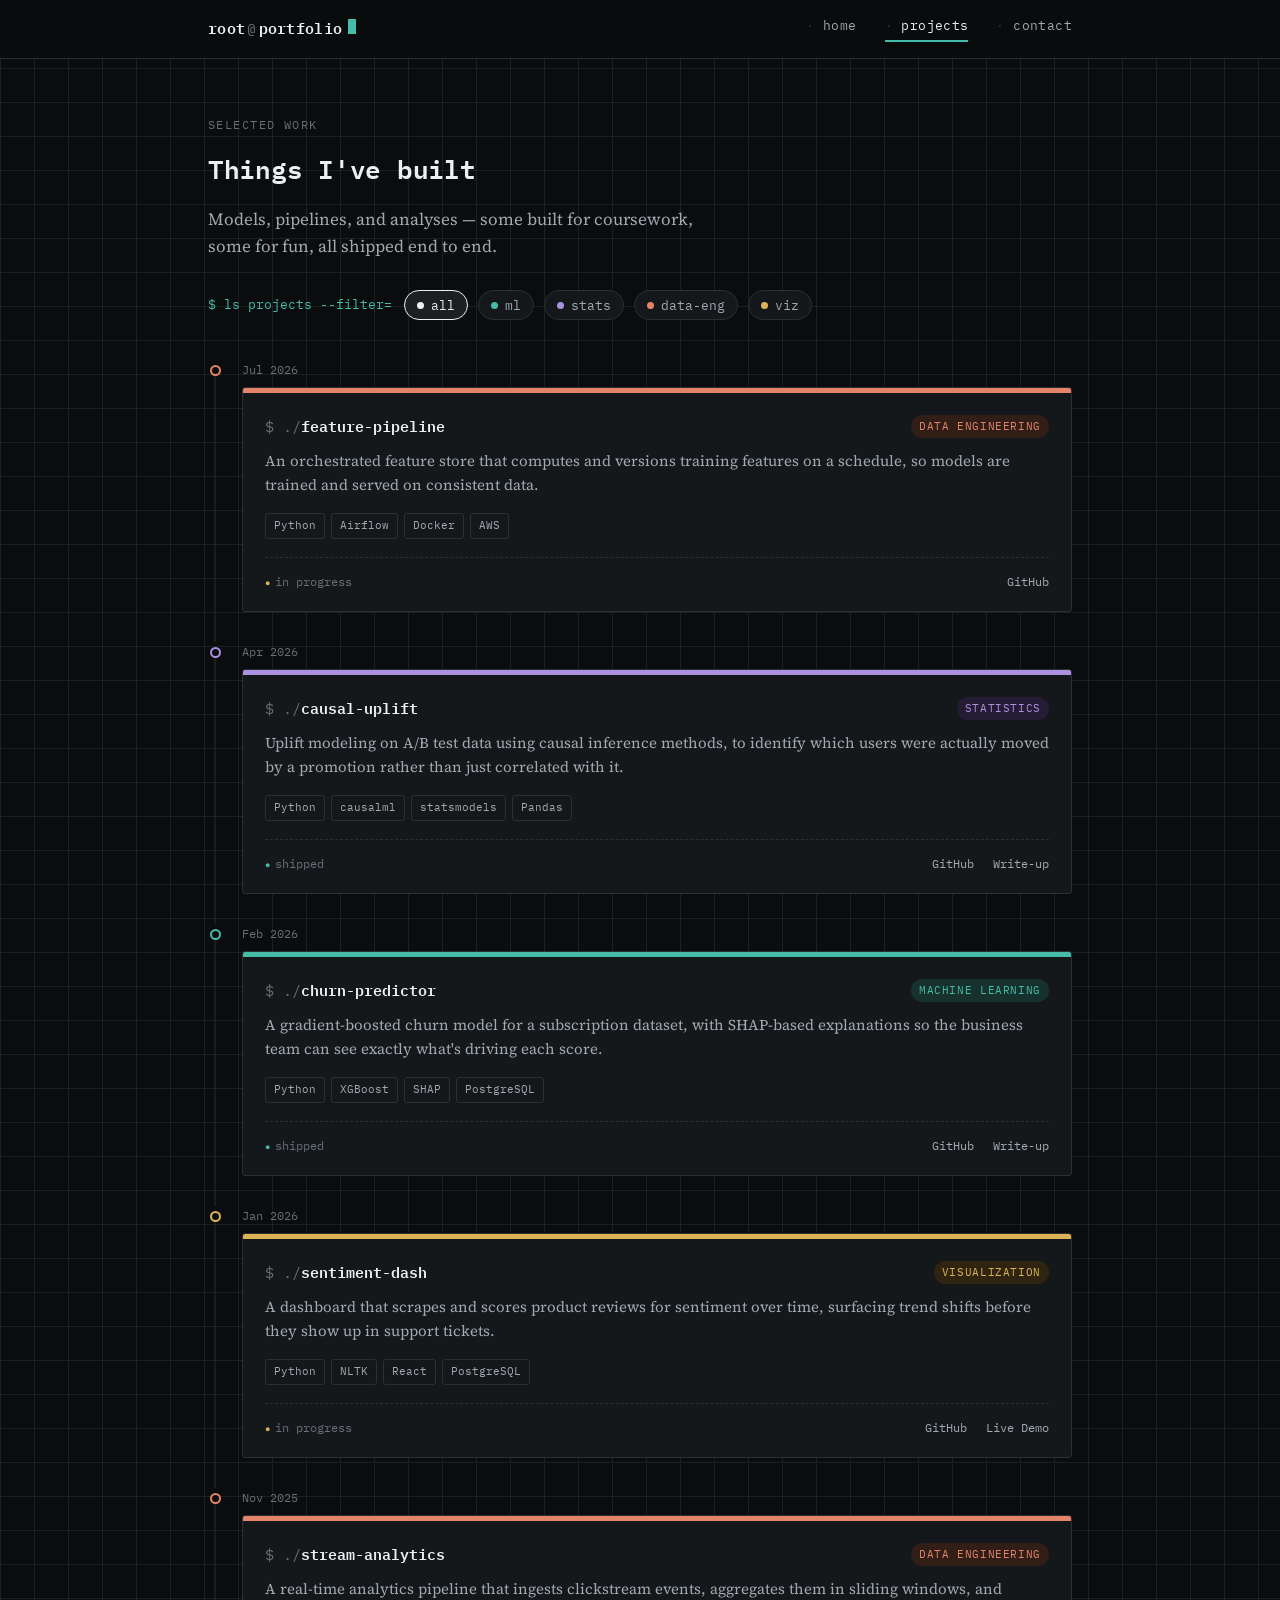
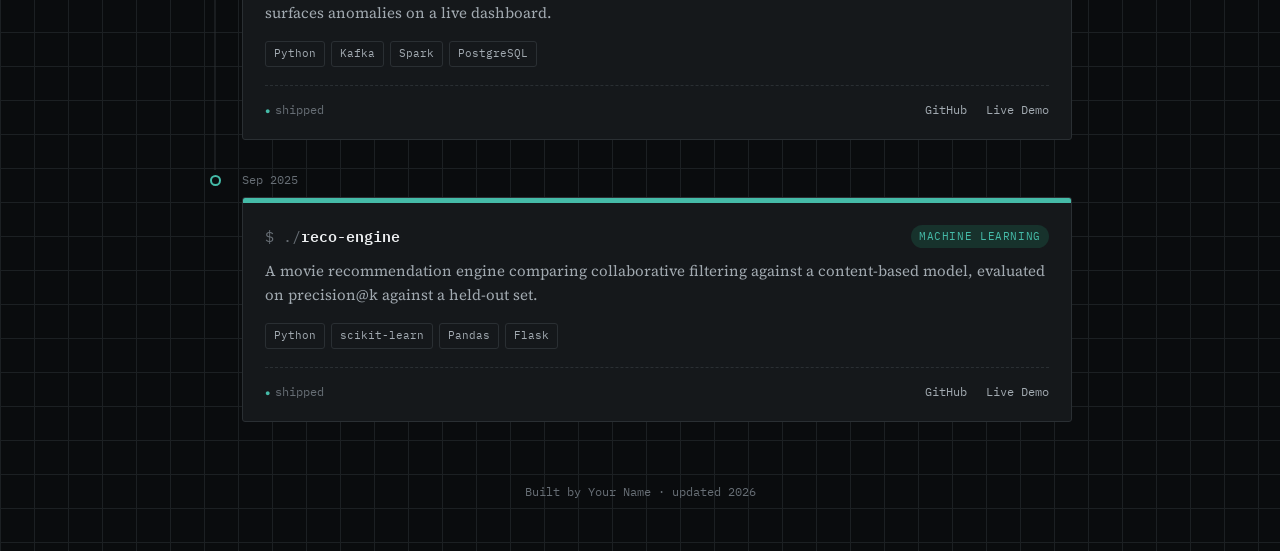
<file: projects.html>
<!DOCTYPE html>
<html lang="en">
<head>
<meta charset="UTF-8">
<meta name="viewport" content="width=device-width, initial-scale=1.0">
<title>Projects — Your Name</title>
<link rel="preconnect" href="https://fonts.googleapis.com">
<link href="https://fonts.googleapis.com/css2?family=IBM+Plex+Mono:wght@400;500;600&family=Source+Serif+4:opsz,wght@8..60,400;8..60,600&display=swap" rel="stylesheet">
<link rel="stylesheet" href="style.css">
</head>
<body>

<nav class="site-nav">
  <div class="wrap">
    <a class="brand" href="index.html">root<span class="dim">@</span>portfolio<span class="cursor-blip" aria-hidden="true"></span></a>
    <div class="nav-links">
      <a href="index.html">home</a>
      <a href="projects.html" aria-current="page">projects</a>
      <a href="mailto:brooke.ojemen@gmail.com">contact</a>
    </div>
  </div>
</nav>

<main class="wrap">

  <div class="page-head">
    <p class="eyebrow">Selected Work</p>
    <h1>Things I've built</h1>
    <p style="max-width:56ch; margin-top:12px;">
      Models, pipelines, and analyses — some built for coursework, some for fun,
      all shipped end to end.
    </p>
  </div>

  <div class="filter-bar" role="group" aria-label="Filter projects by category">
    <span class="prompt-label">$ ls projects --filter=</span>
    <button class="filter-btn" data-filter="all" aria-pressed="true">all</button>
    <button class="filter-btn" data-filter="ml" aria-pressed="false">ml</button>
    <button class="filter-btn" data-filter="stats" aria-pressed="false">stats</button>
    <button class="filter-btn" data-filter="de" aria-pressed="false">data-eng</button>
    <button class="filter-btn" data-filter="viz" aria-pressed="false">viz</button>
  </div>

  <div class="proj-timeline" id="project-grid">

    <!-- Items are ordered newest → oldest. To add a new project, drop it in at the right point. -->

    <div class="proj-item de" data-category="de">
      <div class="proj-rail"><span class="proj-dot"></span></div>
      <div class="proj-main">
        <div class="proj-date">Jul 2026</div>
        <article class="project-card de">
          <div class="card-bar"></div>
          <div class="card-body">
            <div class="card-top">
              <div class="card-title"><span class="glyph">$ ./</span>feature-pipeline</div>
              <span class="card-cat">data engineering</span>
            </div>
            <p>
              An orchestrated feature store that computes and versions training features
              on a schedule, so models are trained and served on consistent data.
            </p>
            <div class="card-stack">
              <span>Python</span><span>Airflow</span><span>Docker</span><span>AWS</span>
            </div>
            <div class="card-foot">
              <span class="card-status wip">in progress</span>
              <!-- Replace the href below with your GitHub repo URL -->
              <span class="card-links"><a href="https://github.com/yourusername/feature-pipeline" target="_blank" rel="noopener">GitHub</a></span>
            </div>
          </div>
        </article>
      </div>
    </div>

    <div class="proj-item stats" data-category="stats">
      <div class="proj-rail"><span class="proj-dot"></span></div>
      <div class="proj-main">
        <div class="proj-date">Apr 2026</div>
        <article class="project-card stats">
          <div class="card-bar"></div>
          <div class="card-body">
            <div class="card-top">
              <div class="card-title"><span class="glyph">$ ./</span>causal-uplift</div>
              <span class="card-cat">statistics</span>
            </div>
            <p>
              Uplift modeling on A/B test data using causal inference methods, to identify
              which users were actually moved by a promotion rather than just correlated with it.
            </p>
            <div class="card-stack">
              <span>Python</span><span>causalml</span><span>statsmodels</span><span>Pandas</span>
            </div>
            <div class="card-foot">
              <span class="card-status">shipped</span>
              <!-- GitHub repo + write-up. Swap "#" for your write-up URL if you have one. -->
              <span class="card-links">
                <a href="https://github.com/yourusername/causal-uplift" target="_blank" rel="noopener">GitHub</a>
                <a href="#">Write-up</a>
              </span>
            </div>
          </div>
        </article>
      </div>
    </div>

    <div class="proj-item ml" data-category="ml">
      <div class="proj-rail"><span class="proj-dot"></span></div>
      <div class="proj-main">
        <div class="proj-date">Feb 2026</div>
        <article class="project-card ml">
          <div class="card-bar"></div>
          <div class="card-body">
            <div class="card-top">
              <div class="card-title"><span class="glyph">$ ./</span>churn-predictor</div>
              <span class="card-cat">machine learning</span>
            </div>
            <p>
              A gradient-boosted churn model for a subscription dataset, with SHAP-based
              explanations so the business team can see exactly what's driving each score.
            </p>
            <div class="card-stack">
              <span>Python</span><span>XGBoost</span><span>SHAP</span><span>PostgreSQL</span>
            </div>
            <div class="card-foot">
              <span class="card-status">shipped</span>
              <span class="card-links">
                <a href="https://github.com/yourusername/churn-predictor" target="_blank" rel="noopener">GitHub</a>
                <a href="#">Write-up</a>
              </span>
            </div>
          </div>
        </article>
      </div>
    </div>

    <div class="proj-item viz" data-category="viz">
      <div class="proj-rail"><span class="proj-dot"></span></div>
      <div class="proj-main">
        <div class="proj-date">Jan 2026</div>
        <article class="project-card viz">
          <div class="card-bar"></div>
          <div class="card-body">
            <div class="card-top">
              <div class="card-title"><span class="glyph">$ ./</span>sentiment-dash</div>
              <span class="card-cat">visualization</span>
            </div>
            <p>
              A dashboard that scrapes and scores product reviews for sentiment over time,
              surfacing trend shifts before they show up in support tickets.
            </p>
            <div class="card-stack">
              <span>Python</span><span>NLTK</span><span>React</span><span>PostgreSQL</span>
            </div>
            <div class="card-foot">
              <span class="card-status wip">in progress</span>
              <!-- Replace with your GitHub repo and hosted dashboard URL -->
              <span class="card-links">
                <a href="https://github.com/yourusername/sentiment-dash" target="_blank" rel="noopener">GitHub</a>
                <a href="https://your-live-demo-url.com" target="_blank" rel="noopener">Live Demo</a>
              </span>
            </div>
          </div>
        </article>
      </div>
    </div>

    <div class="proj-item de" data-category="de">
      <div class="proj-rail"><span class="proj-dot"></span></div>
      <div class="proj-main">
        <div class="proj-date">Nov 2025</div>
        <article class="project-card de">
          <div class="card-bar"></div>
          <div class="card-body">
            <div class="card-top">
              <div class="card-title"><span class="glyph">$ ./</span>stream-analytics</div>
              <span class="card-cat">data engineering</span>
            </div>
            <p>
              A real-time analytics pipeline that ingests clickstream events, aggregates
              them in sliding windows, and surfaces anomalies on a live dashboard.
            </p>
            <div class="card-stack">
              <span>Python</span><span>Kafka</span><span>Spark</span><span>PostgreSQL</span>
            </div>
            <div class="card-foot">
              <span class="card-status">shipped</span>
              <span class="card-links">
                <a href="https://github.com/yourusername/stream-analytics" target="_blank" rel="noopener">GitHub</a>
                <a href="https://your-live-demo-url.com" target="_blank" rel="noopener">Live Demo</a>
              </span>
            </div>
          </div>
        </article>
      </div>
    </div>

    <div class="proj-item ml" data-category="ml">
      <div class="proj-rail"><span class="proj-dot"></span></div>
      <div class="proj-main">
        <div class="proj-date">Sep 2025</div>
        <article class="project-card ml">
          <div class="card-bar"></div>
          <div class="card-body">
            <div class="card-top">
              <div class="card-title"><span class="glyph">$ ./</span>reco-engine</div>
              <span class="card-cat">machine learning</span>
            </div>
            <p>
              A movie recommendation engine comparing collaborative filtering against
              a content-based model, evaluated on precision@k against a held-out set.
            </p>
            <div class="card-stack">
              <span>Python</span><span>scikit-learn</span><span>Pandas</span><span>Flask</span>
            </div>
            <div class="card-foot">
              <span class="card-status">shipped</span>
              <span class="card-links">
                <a href="https://github.com/yourusername/reco-engine" target="_blank" rel="noopener">GitHub</a>
                <a href="https://your-live-demo-url.com" target="_blank" rel="noopener">Live Demo</a>
              </span>
            </div>
          </div>
        </article>
      </div>
    </div>

  </div>

</main>

<footer>Built by Your Name · updated 2026</footer>

<script>
  const buttons = document.querySelectorAll('.filter-btn');
  const items = document.querySelectorAll('.proj-item');

  buttons.forEach(btn => {
    btn.addEventListener('click', () => {
      buttons.forEach(b => b.setAttribute('aria-pressed', 'false'));
      btn.setAttribute('aria-pressed', 'true');

      const filter = btn.dataset.filter;
      items.forEach(item => {
        const show = filter === 'all' || item.dataset.category === filter;
        item.hidden = !show;
      });
    });
  });
</script>

</body>
</html>
</file>
<file: style.css>
/* ============================================================
   Design tokens
   ============================================================ */
:root {
  --paper:      #0A0C0E;
  --paper-raise:#15181B;
  --ink:        #EDEFF1;
  --ink-soft:   #A2AAB1;
  --ink-faint:  #676E75;
  --line:       #2A2F33;
  --line-soft:  #1C2023;

  /* primary accent — machine learning */
  --teal:       #45BBA8;
  --teal-soft:  #17322C;

  /* statistics & research */
  --violet:     #AC91E0;
  --violet-soft:#241C34;

  /* data engineering */
  --coral:      #E38468;
  --coral-soft: #301E17;

  /* visualization & storytelling */
  --gold:       #DDB358;
  --gold-soft:  #2E2410;

  --radius:     3px;

  --font-mono: 'IBM Plex Mono', ui-monospace, 'SFMono-Regular', Menlo, monospace;
  --font-serif: 'Source Serif 4', 'Iowan Old Style', Georgia, serif;
}

* { box-sizing: border-box; }

html { scroll-behavior: smooth; }

body {
  margin: 0;
  background-color: var(--paper);
  background-image:
    linear-gradient(var(--line-soft) 1px, transparent 1px),
    linear-gradient(90deg, var(--line-soft) 1px, transparent 1px);
  background-size: 34px 34px;
  color: var(--ink);
  font-family: var(--font-serif);
  font-size: 17px;
  line-height: 1.6;
  -webkit-font-smoothing: antialiased;
}

::selection { background: var(--teal-soft); color: var(--ink); }

a { color: var(--ink); }
a:focus-visible, button:focus-visible { outline: 2px solid var(--teal); outline-offset: 2px; }

img, svg { max-width: 100%; }

.wrap {
  max-width: 920px;
  margin: 0 auto;
  padding: 0 28px;
}

/* ============================================================
   Nav
   ============================================================ */
.site-nav {
  border-bottom: 1px solid var(--line);
  background: rgba(10, 12, 14, 0.82);
  backdrop-filter: blur(6px);
  position: sticky;
  top: 0;
  z-index: 20;
}

.site-nav .wrap {
  display: flex;
  align-items: center;
  justify-content: space-between;
  padding-top: 16px;
  padding-bottom: 16px;
}

.brand {
  font-family: var(--font-mono);
  font-weight: 600;
  font-size: 15px;
  letter-spacing: 0.02em;
  text-decoration: none;
  color: var(--ink);
  display: inline-flex;
  align-items: baseline;
  gap: 2px;
}
.brand .dim { color: var(--ink-faint); font-weight: 400; }
.brand .cursor-blip {
  display: inline-block;
  width: 8px; height: 15px;
  background: var(--teal);
  margin-left: 4px;
  animation: blink 1.1s steps(1) infinite;
  vertical-align: -2px;
}

.nav-links {
  display: flex;
  gap: 28px;
  font-family: var(--font-mono);
  font-size: 13px;
  letter-spacing: 0.03em;
}
.nav-links a {
  text-decoration: none;
  color: var(--ink-soft);
  position: relative;
  padding-bottom: 3px;
}
.nav-links a::before { content: "· "; color: var(--line); }
.nav-links a:hover, .nav-links a[aria-current="page"] { color: var(--ink); }
.nav-links a[aria-current="page"] {
  border-bottom: 2px solid var(--teal);
}

@keyframes blink { 0%, 45% { opacity: 1; } 50%, 95% { opacity: 0; } 100% { opacity: 1; } }

/* ============================================================
   Section rhythm
   ============================================================ */
section { padding: 64px 0; }
section + section { border-top: 1px solid var(--line-soft); }

.eyebrow {
  font-family: var(--font-mono);
  font-size: 12px;
  letter-spacing: 0.12em;
  text-transform: uppercase;
  color: var(--ink-faint);
  margin: 0 0 14px;
}

h1, h2, h3 {
  font-family: var(--font-mono);
  font-weight: 600;
  letter-spacing: -0.01em;
  color: var(--ink);
  margin: 0 0 16px;
}
h2 { font-size: 22px; }
h3 { font-size: 16px; }

p { color: var(--ink-soft); margin: 0 0 16px; }
p:last-child { margin-bottom: 0; }

/* ============================================================
   Terminal window (hero)
   ============================================================ */
.terminal {
  background: var(--paper-raise);
  border: 1px solid var(--line);
  border-radius: var(--radius);
  box-shadow: 0 1px 0 var(--line), 0 16px 34px -18px rgba(0, 0, 0, 0.55);
  overflow: hidden;
}
.terminal-bar {
  display: flex;
  align-items: center;
  gap: 8px;
  padding: 10px 14px;
  background: var(--line-soft);
  border-bottom: 1px solid var(--line);
}
.terminal-bar span {
  width: 10px; height: 10px; border-radius: 50%;
  background: var(--line);
}
.terminal-bar .title {
  margin-left: 8px;
  font-family: var(--font-mono);
  font-size: 12px;
  color: var(--ink-faint);
}
.terminal-body {
  padding: 26px 28px 30px;
  font-family: var(--font-mono);
  font-size: 14.5px;
  line-height: 1.9;
}
.terminal-body .prompt { color: var(--teal); }
.terminal-body .cmd { color: var(--ink); }
.terminal-body .out { color: var(--ink-soft); margin-left: 0; }
.terminal-body .row { margin-bottom: 4px; }
.terminal-body .name-line {
  font-size: 20px;
  color: var(--ink);
  font-weight: 600;
  margin: 2px 0 10px;
}
.tag-inline {
  display: inline-block;
  font-size: 12px;
  padding: 1px 8px;
  border-radius: 20px;
  margin-right: 6px;
  margin-bottom: 6px;
  border: 1px solid transparent;
}
.tag-ml    { background: var(--teal-soft);   color: var(--teal); }
.tag-stats { background: var(--violet-soft); color: var(--violet); }
.tag-de    { background: var(--coral-soft);  color: var(--coral); }
.tag-viz   { background: var(--gold-soft);   color: var(--gold); }

/* training-curve signature element */
.train-line { display: flex; align-items: center; gap: 14px; margin-top: 8px; flex-wrap: wrap; }
.sparkline { display: block; flex-shrink: 0; }
.sparkline .curve { fill: none; stroke: var(--teal); stroke-width: 2; stroke-linecap: round; stroke-linejoin: round; }
.sparkline .dot { fill: var(--violet); }
.train-readout { color: var(--ink-faint); font-size: 12.5px; }
.train-readout b { color: var(--ink); font-weight: 600; }

/* ============================================================
   Focus cards (main page)
   ============================================================ */
.focus-grid {
  display: grid;
  grid-template-columns: 1fr 1fr;
  gap: 20px;
}
.focus-card {
  background: var(--paper-raise);
  border: 1px solid var(--line);
  border-radius: var(--radius);
  padding: 22px 24px;
  border-top: 3px solid var(--ink);
}
.focus-card.ml    { border-top-color: var(--teal); }
.focus-card.stats { border-top-color: var(--violet); }
.focus-card.de    { border-top-color: var(--coral); }
.focus-card.viz   { border-top-color: var(--gold); }
.focus-card .kicker {
  font-family: var(--font-mono);
  font-size: 11px;
  letter-spacing: 0.1em;
  text-transform: uppercase;
  margin-bottom: 8px;
}
.focus-card.ml    .kicker { color: var(--teal); }
.focus-card.stats .kicker { color: var(--violet); }
.focus-card.de    .kicker { color: var(--coral); }
.focus-card.viz   .kicker { color: var(--gold); }

/* ============================================================
   Skills
   ============================================================ */
.skill-group { margin-bottom: 20px; }
.skill-group:last-child { margin-bottom: 0; }
.skill-group h3 {
  font-size: 12px;
  letter-spacing: 0.08em;
  text-transform: uppercase;
  color: var(--ink-faint);
  font-weight: 500;
  margin-bottom: 10px;
}
.pill-row { display: flex; flex-wrap: wrap; gap: 8px; }
.pill {
  font-family: var(--font-mono);
  font-size: 12.5px;
  padding: 5px 10px;
  border: 1px solid var(--line);
  border-radius: var(--radius);
  background: var(--paper-raise);
  color: var(--ink-soft);
}

/* ============================================================
   Timeline (experience / education)
   ============================================================ */
.timeline { position: relative; }

.timeline-item {
  position: relative;
  padding-left: 26px;
  padding-bottom: 26px;
}
.timeline-item:last-child { padding-bottom: 0; }

.timeline-item::after {
  content: "";
  position: absolute;
  left: 4px;
  top: 15px;
  bottom: -11px;
  width: 1px;
  background: var(--line);
}
.timeline-item:last-child::after { display: none; }

.timeline-dot {
  position: absolute;
  left: 0;
  top: 5px;
  width: 9px;
  height: 9px;
  border-radius: 50%;
  background: var(--paper);
  border: 2px solid var(--teal);
}
.timeline-item.edu .timeline-dot { border-color: var(--violet); }

.timeline-head {
  display: flex;
  justify-content: space-between;
  align-items: baseline;
  flex-wrap: wrap;
  gap: 6px 16px;
  margin-bottom: 3px;
}
.timeline-role {
  font-family: var(--font-mono);
  font-weight: 600;
  font-size: 14.5px;
  color: var(--ink);
}
.timeline-date {
  font-family: var(--font-mono);
  font-size: 12px;
  color: var(--ink-faint);
  white-space: nowrap;
}
.timeline-org {
  font-family: var(--font-mono);
  font-size: 12.5px;
  color: var(--ink-soft);
  margin-bottom: 10px;
}
.timeline-content p { font-size: 15px; margin: 0; }
.timeline-content ul {
  margin: 0;
  padding-left: 18px;
  color: var(--ink-soft);
  font-size: 15px;
}
.timeline-content li { margin-bottom: 6px; }
.timeline-content li:last-child { margin-bottom: 0; }

.contact-links {
  display: flex;
  gap: 22px;
  flex-wrap: wrap;
  font-family: var(--font-mono);
  font-size: 14px;
}
.contact-links a { text-decoration: none; border-bottom: 1px solid var(--line); padding-bottom: 2px; }
.contact-links a:hover { border-bottom-color: var(--teal); color: var(--teal); }

footer {
  padding: 30px 0 50px;
  font-family: var(--font-mono);
  font-size: 12px;
  color: var(--ink-faint);
  text-align: center;
}

/* ============================================================
   Projects page
   ============================================================ */
.page-head { padding: 56px 0 8px; }
.page-head h1 { font-size: 26px; }

.filter-bar {
  display: flex;
  align-items: center;
  flex-wrap: wrap;
  gap: 10px;
  font-family: var(--font-mono);
  font-size: 13px;
  padding: 22px 0 40px;
}
.filter-bar .prompt-label { color: var(--teal); margin-right: 2px; }
.filter-btn {
  font-family: var(--font-mono);
  font-size: 12.5px;
  padding: 6px 12px;
  border: 1px solid var(--line);
  background: var(--paper-raise);
  color: var(--ink-soft);
  border-radius: 20px;
  cursor: pointer;
  transition: transform 0.15s ease, border-color 0.15s ease, color 0.15s ease;
}
.filter-btn::before {
  content: "";
  display: inline-block;
  width: 7px; height: 7px;
  border-radius: 50%;
  margin-right: 7px;
  background: var(--ink-faint);
  vertical-align: 1px;
}
.filter-btn[data-filter="ml"]::before    { background: var(--teal); }
.filter-btn[data-filter="stats"]::before { background: var(--violet); }
.filter-btn[data-filter="de"]::before    { background: var(--coral); }
.filter-btn[data-filter="viz"]::before   { background: var(--gold); }
.filter-btn[data-filter="all"]::before   { background: var(--ink); }
.filter-btn:hover { transform: translateY(-1px); }
.filter-btn[aria-pressed="true"] {
  border-color: var(--ink);
  color: var(--ink);
  background: var(--line-soft);
}

.proj-timeline {
  padding-bottom: 30px;
}

.proj-item {
  display: flex;
  gap: 20px;
  position: relative;
  padding-bottom: 30px;
}
.proj-item:last-child { padding-bottom: 0; }

.proj-rail {
  flex: 0 0 14px;
  position: relative;
  display: flex;
  justify-content: center;
}
.proj-rail::before {
  content: "";
  position: absolute;
  top: 16px;
  bottom: -30px;
  left: 50%;
  width: 1px;
  transform: translateX(-50%);
  background: var(--line);
}
.proj-item:last-child .proj-rail::before { display: none; }

.proj-dot {
  width: 11px;
  height: 11px;
  border-radius: 50%;
  background: var(--paper);
  border: 2px solid var(--ink);
  margin-top: 5px;
  z-index: 1;
}
.proj-item.ml    .proj-dot { border-color: var(--teal); }
.proj-item.stats .proj-dot { border-color: var(--violet); }
.proj-item.de    .proj-dot { border-color: var(--coral); }
.proj-item.viz   .proj-dot { border-color: var(--gold); }

.proj-main { flex: 1; min-width: 0; }
.proj-date {
  font-family: var(--font-mono);
  font-size: 12px;
  color: var(--ink-faint);
  margin-bottom: 8px;
}

.proj-item[hidden] { display: none; }

.project-card {
  background: var(--paper-raise);
  border: 1px solid var(--line);
  border-radius: var(--radius);
  overflow: hidden;
  display: flex;
  flex-direction: column;
  transition: transform 0.22s cubic-bezier(.2,.8,.2,1), box-shadow 0.22s ease, border-color 0.22s ease;
}
.project-card:hover {
  transform: translateY(-5px) rotate(-0.15deg);
  box-shadow: 0 20px 38px -20px rgba(0,0,0,0.6);
  border-color: var(--ink-faint);
}
.card-bar { height: 5px; background: var(--ink); }
.project-card.ml    .card-bar { background: var(--teal); }
.project-card.stats .card-bar { background: var(--violet); }
.project-card.de    .card-bar { background: var(--coral); }
.project-card.viz   .card-bar { background: var(--gold); }

.card-body { padding: 22px 22px 20px; flex: 1; display: flex; flex-direction: column; }
.card-top {
  display: flex;
  justify-content: space-between;
  align-items: flex-start;
  gap: 10px;
  margin-bottom: 10px;
}
.card-title {
  font-family: var(--font-mono);
  font-size: 15px;
  font-weight: 600;
  color: var(--ink);
}
.card-title .glyph { color: var(--ink-faint); font-weight: 400; }
.card-cat {
  font-family: var(--font-mono);
  font-size: 10.5px;
  letter-spacing: 0.06em;
  text-transform: uppercase;
  padding: 3px 8px;
  border-radius: 20px;
  white-space: nowrap;
}
.project-card.ml    .card-cat { background: var(--teal-soft);   color: var(--teal); }
.project-card.stats .card-cat { background: var(--violet-soft); color: var(--violet); }
.project-card.de    .card-cat { background: var(--coral-soft);  color: var(--coral); }
.project-card.viz   .card-cat { background: var(--gold-soft);   color: var(--gold); }

.card-body p { font-size: 15px; margin-bottom: 16px; }

.card-stack { display: flex; flex-wrap: wrap; gap: 6px; margin-bottom: 18px; }
.card-stack span {
  font-family: var(--font-mono);
  font-size: 11px;
  padding: 3px 8px;
  border: 1px solid var(--line);
  border-radius: var(--radius);
  color: var(--ink-soft);
}

.card-foot {
  margin-top: auto;
  display: flex;
  align-items: center;
  justify-content: space-between;
  padding-top: 14px;
  border-top: 1px dashed var(--line);
  font-family: var(--font-mono);
  font-size: 12px;
}
.card-status { color: var(--ink-faint); }
.card-status::before { content: "● "; color: var(--teal); font-size: 9px; }
.card-status.wip::before { color: var(--gold); }
.card-links a {
  text-decoration: none;
  color: var(--ink-soft);
  margin-left: 12px;
}
.card-links a:hover { color: var(--teal); }

/* ============================================================
   Responsive
   ============================================================ */
@media (max-width: 720px) {
  .focus-grid { grid-template-columns: 1fr; }
  .nav-links { gap: 18px; }
  section { padding: 46px 0; }
  .terminal-body { font-size: 13.5px; }
  .proj-item { gap: 14px; }
}

@media (prefers-reduced-motion: reduce) {
  .brand .cursor-blip { animation: none; opacity: 1; }
  .project-card { transition: none; }
  html { scroll-behavior: auto; }
}
</file>
